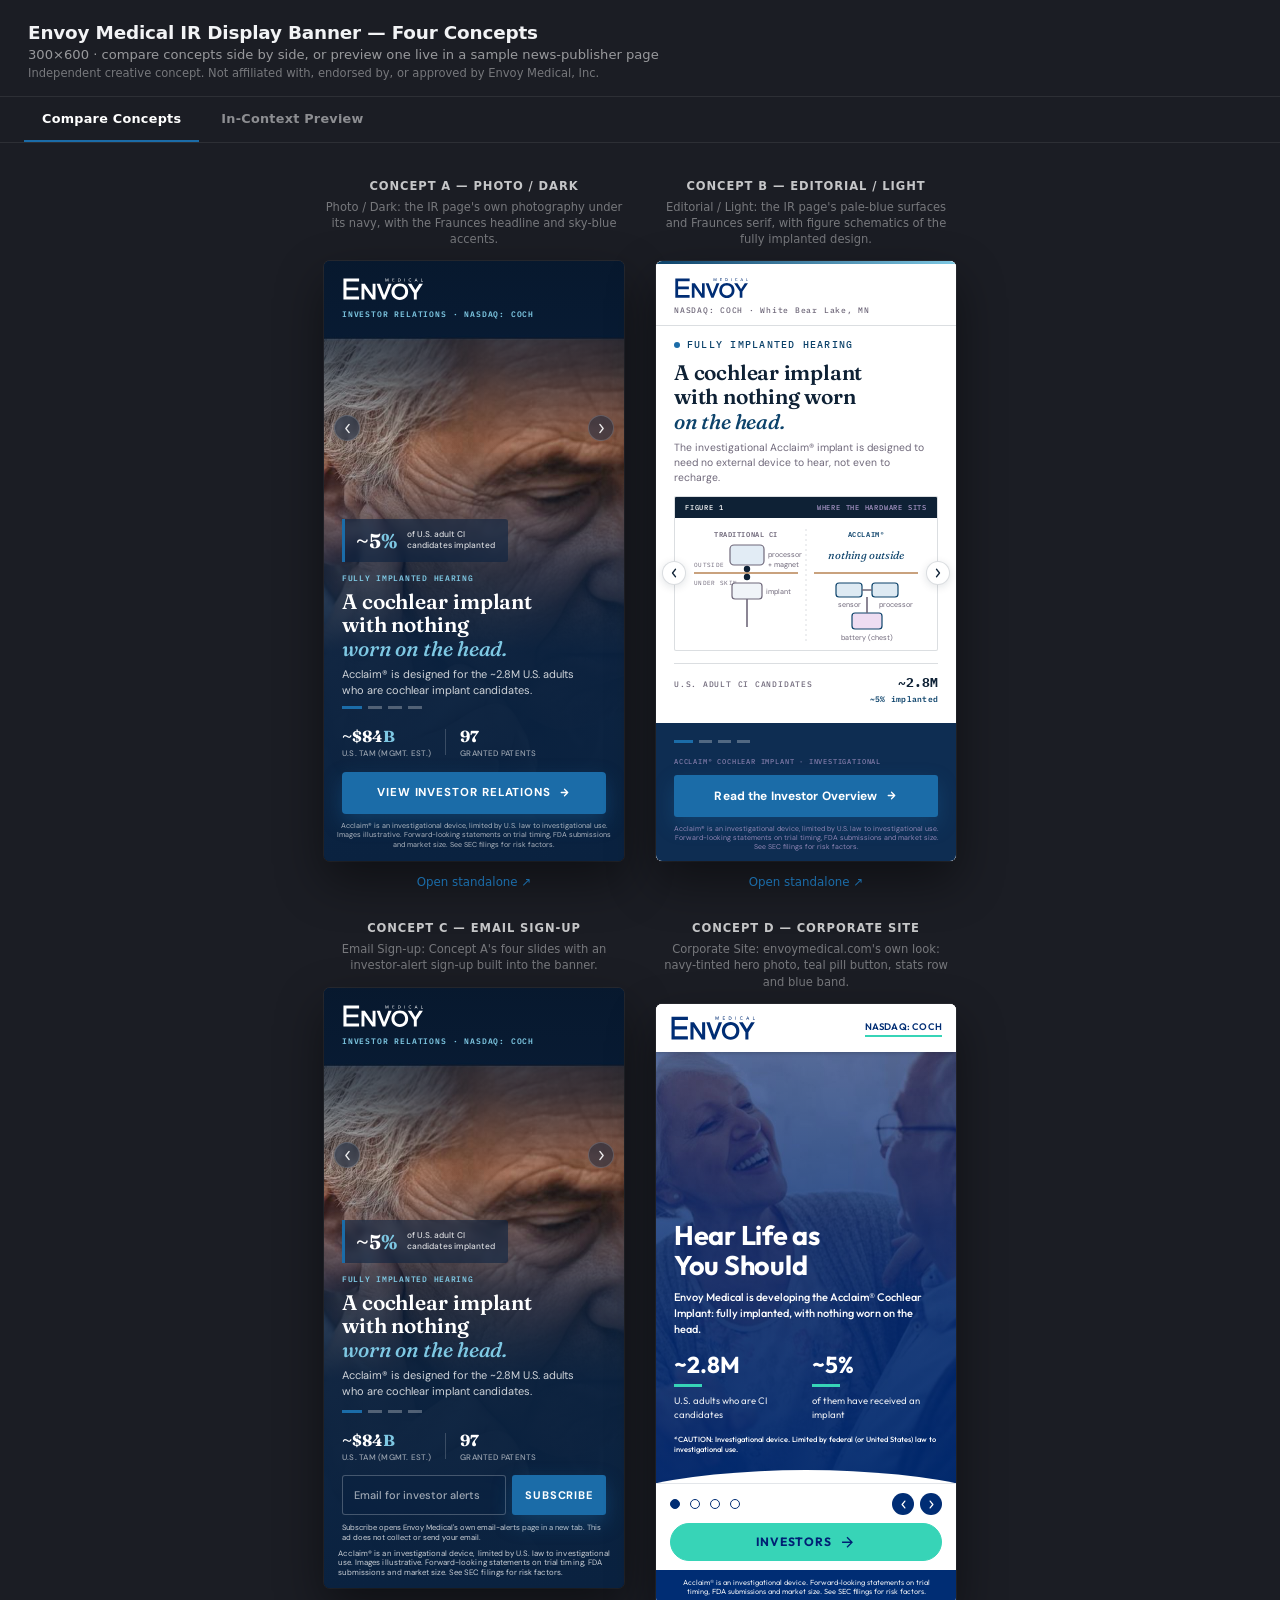
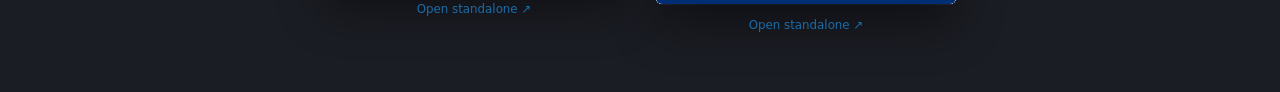
<file: index.html>
<!DOCTYPE html>
<html lang="en">
<head>
<meta name="robots" content="noindex,nofollow">
<meta charset="UTF-8">
<meta name="viewport" content="width=device-width,initial-scale=1">
<meta name="ir-banner-company" content="Envoy Medical, Inc.">
<link rel="icon" href="data:,">
<title>Envoy Medical IR Banner — Concept Comparison</title>
<style>
  :root { --ui-accent:#1B6CA8; }
  * { margin:0; padding:0; box-sizing:border-box; }
  html, body {
    height:100%;
    background:#1b1d24;
    font-family:-apple-system, BlinkMacSystemFont, 'Segoe UI', system-ui, sans-serif;
    color:#f2f3f5;
  }
  header {
    padding:22px 28px 16px;
    border-bottom:1px solid rgba(255,255,255,0.08);
  }
  header h1 { font-size:1.15rem; font-weight:700; letter-spacing:-0.01em; }
  header p { margin-top:4px; font-size:0.82rem; color:rgba(255,255,255,0.55); }
  header p.pitch-note { font-size:0.72rem; color:rgba(255,255,255,0.4); }

  /* ---- tabs ---- */
  .tabs {
    display:flex;
    gap:4px;
    padding:0 24px;
    border-bottom:1px solid rgba(255,255,255,0.08);
  }
  .tab-btn {
    background:none;
    border:0;
    font-family:inherit;
    color:rgba(255,255,255,0.5);
    font-size:0.8rem;
    font-weight:700;
    letter-spacing:0.02em;
    padding:14px 18px;
    cursor:pointer;
    border-bottom:2px solid transparent;
    transition:color 0.15s ease;
  }
  .tab-btn:hover { color:rgba(255,255,255,0.8); }
  .tab-btn.active { color:#fff; border-bottom-color:var(--ui-accent); }
  .tab-panel { display:none; }
  .tab-panel.active { display:block; }

  main {
    display:flex;
    flex-wrap:wrap;
    gap:32px;
    justify-content:center;
    padding:36px 24px 60px;
  }
  /* four 300px frames need about 1344px of width; below that, wrap 2 + 2 rather than 3 + 1 */
  @media (max-width:1343px) { main { max-width:700px; margin:0 auto; } }
  .col { display:flex; flex-direction:column; align-items:center; gap:14px; }
  .col h2 {
    font-size:0.72rem;
    font-weight:700;
    letter-spacing:0.08em;
    text-transform:uppercase;
    color:rgba(255,255,255,0.75);
  }
  .col .tag {
    max-width:300px;
    min-height:2.8em;
    font-size:0.72rem;
    line-height:1.4;
    text-align:center;
    color:rgba(255,255,255,0.4);
    margin-top:-8px;
  }
  .frame-wrap {
    width:300px;
    height:600px;
    border-radius:6px;
    overflow:hidden;
    box-shadow:0 20px 48px rgba(0,0,0,0.45), 0 0 0 1px rgba(255,255,255,0.06);
    background:#000;
  }
  iframe { width:300px; height:600px; border:0; display:block; }
  .col a {
    font-size:0.74rem;
    color:var(--ui-accent);
    text-decoration:none;
  }
  .col a:hover { text-decoration:underline; }

  /* ---- in-context preview panel ---- */
  .preview-intro {
    text-align:center;
    padding:28px 24px 0;
  }
  .preview-intro p {
    font-size:0.82rem;
    color:rgba(255,255,255,0.55);
    max-width:560px;
    margin:0 auto;
  }
  .concept-switch {
    display:flex;
    flex-wrap:wrap;
    gap:10px;
    justify-content:center;
    padding:18px 24px 0;
  }
  .concept-btn {
    background:rgba(255,255,255,0.06);
    border:1px solid rgba(255,255,255,0.14);
    color:rgba(255,255,255,0.65);
    font-family:inherit;
    font-size:0.76rem;
    font-weight:700;
    letter-spacing:0.02em;
    padding:9px 16px;
    border-radius:20px;
    cursor:pointer;
    transition:all 0.15s ease;
  }
  .concept-btn:hover { border-color:rgba(255,255,255,0.3); }
  .concept-btn.active { background:var(--ui-accent); border-color:var(--ui-accent); color:#0c1015; }

  .preview-wrap {
    max-width:1180px;
    margin:24px auto 12px;
    padding:0 24px;
  }
  .preview-frame-outer {
    border-radius:6px;
    overflow:hidden;
    box-shadow:0 20px 48px rgba(0,0,0,0.45), 0 0 0 1px rgba(255,255,255,0.06);
  }
  #preview-iframe {
    width:100%;
    height:950px;
    border:0;
    display:block;
    background:#fff;
  }
  .preview-footer {
    text-align:center;
    padding:14px 24px 60px;
  }
  .preview-footer a {
    font-size:0.74rem;
    color:var(--ui-accent);
    text-decoration:none;
  }
  .preview-footer a:hover { text-decoration:underline; }
</style>
</head>
<body>

<header>
  <h1>Envoy Medical IR Display Banner — Four Concepts</h1>
  <p>300×600 · compare concepts side by side, or preview one live in a sample news-publisher page</p>
  <p class="pitch-note">Independent creative concept. Not affiliated with, endorsed by, or approved by Envoy Medical, Inc.</p>
</header>

<div class="tabs">
  <button type="button" class="tab-btn active" data-tab="compare">Compare Concepts</button>
  <button type="button" class="tab-btn" data-tab="preview">In-Context Preview</button>
</div>

<section class="tab-panel active" id="tab-compare">
  <main>
    <div class="col">
      <h2>Concept A — Photo / Dark</h2>
      <span class="tag">Photo / Dark: the IR page&#x27;s own photography under its navy, with the Fraunces headline and sky-blue accents.</span>
      <div class="frame-wrap">
        <iframe src="concept-a-photo/index.html" title="Envoy Medical banner — photo concept"></iframe>
      </div>
      <a href="concept-a-photo/index.html" target="_blank" rel="noopener">Open standalone ↗</a>
    </div>

    <div class="col">
      <h2>Concept B — Editorial / Light</h2>
      <span class="tag">Editorial / Light: the IR page&#x27;s pale-blue surfaces and Fraunces serif, with figure schematics of the fully implanted design.</span>
      <div class="frame-wrap">
        <iframe src="concept-b-editorial/index.html" title="Envoy Medical banner — editorial concept"></iframe>
      </div>
      <a href="concept-b-editorial/index.html" target="_blank" rel="noopener">Open standalone ↗</a>
    </div>

    <div class="col">
      <h2>Concept C — Email Sign-up</h2>
      <span class="tag">Email Sign-up: Concept A&#x27;s four slides with an investor-alert sign-up built into the banner.</span>
      <div class="frame-wrap">
        <iframe src="concept-c-dashboard/index.html" title="Envoy Medical banner — email sign-up concept"></iframe>
      </div>
      <a href="concept-c-dashboard/index.html" target="_blank" rel="noopener">Open standalone ↗</a>
    </div>

    <div class="col">
      <h2>Concept D — Corporate Site</h2>
      <span class="tag">Corporate Site: envoymedical.com&#x27;s own look: navy-tinted hero photo, teal pill button, stats row and blue band.</span>
      <div class="frame-wrap">
        <iframe src="concept-d-corporate/index.html" title="Envoy Medical banner — corporate-site concept"></iframe>
      </div>
      <a href="concept-d-corporate/index.html" target="_blank" rel="noopener">Open standalone ↗</a>
    </div>
  </main>
</section>

<section class="tab-panel" id="tab-preview">
  <div class="preview-intro">
    <p>A sample news-publisher article page with the banner dropped into the right-rail ad slot — the way it would actually sit alongside real editorial content. Switch concepts below.</p>
  </div>

  <div class="concept-switch">
    <button type="button" class="concept-btn active" data-concept="a">Concept A — Photo</button>
    <button type="button" class="concept-btn" data-concept="b">Concept B — Editorial</button>
    <button type="button" class="concept-btn" data-concept="c">Concept C — Email Sign-up</button>
    <button type="button" class="concept-btn" data-concept="d">Concept D — Corporate Site</button>
  </div>

  <div class="preview-wrap">
    <div class="preview-frame-outer">
      <iframe id="preview-iframe" src="context-preview/news.html?concept=a" title="Envoy Medical banner — in-context publisher preview"></iframe>
    </div>
  </div>

  <div class="preview-footer">
    <a id="preview-open-link" href="context-preview/news.html?concept=a" target="_blank" rel="noopener">Open standalone ↗</a>
  </div>
</section>

<script>
  document.querySelectorAll('.tab-btn').forEach(function (btn) {
    btn.addEventListener('click', function () {
      document.querySelectorAll('.tab-btn').forEach(function (b) { b.classList.remove('active') })
      document.querySelectorAll('.tab-panel').forEach(function (p) { p.classList.remove('active') })
      btn.classList.add('active')
      document.getElementById('tab-' + btn.dataset.tab).classList.add('active')
    })
  })

  document.querySelectorAll('.concept-btn').forEach(function (btn) {
    btn.addEventListener('click', function () {
      document.querySelectorAll('.concept-btn').forEach(function (b) { b.classList.remove('active') })
      btn.classList.add('active')
      var url = 'context-preview/news.html?concept=' + btn.dataset.concept
      document.getElementById('preview-iframe').src = url
      document.getElementById('preview-open-link').href = url
    })
  })
</script>

</body>
</html>
</file>
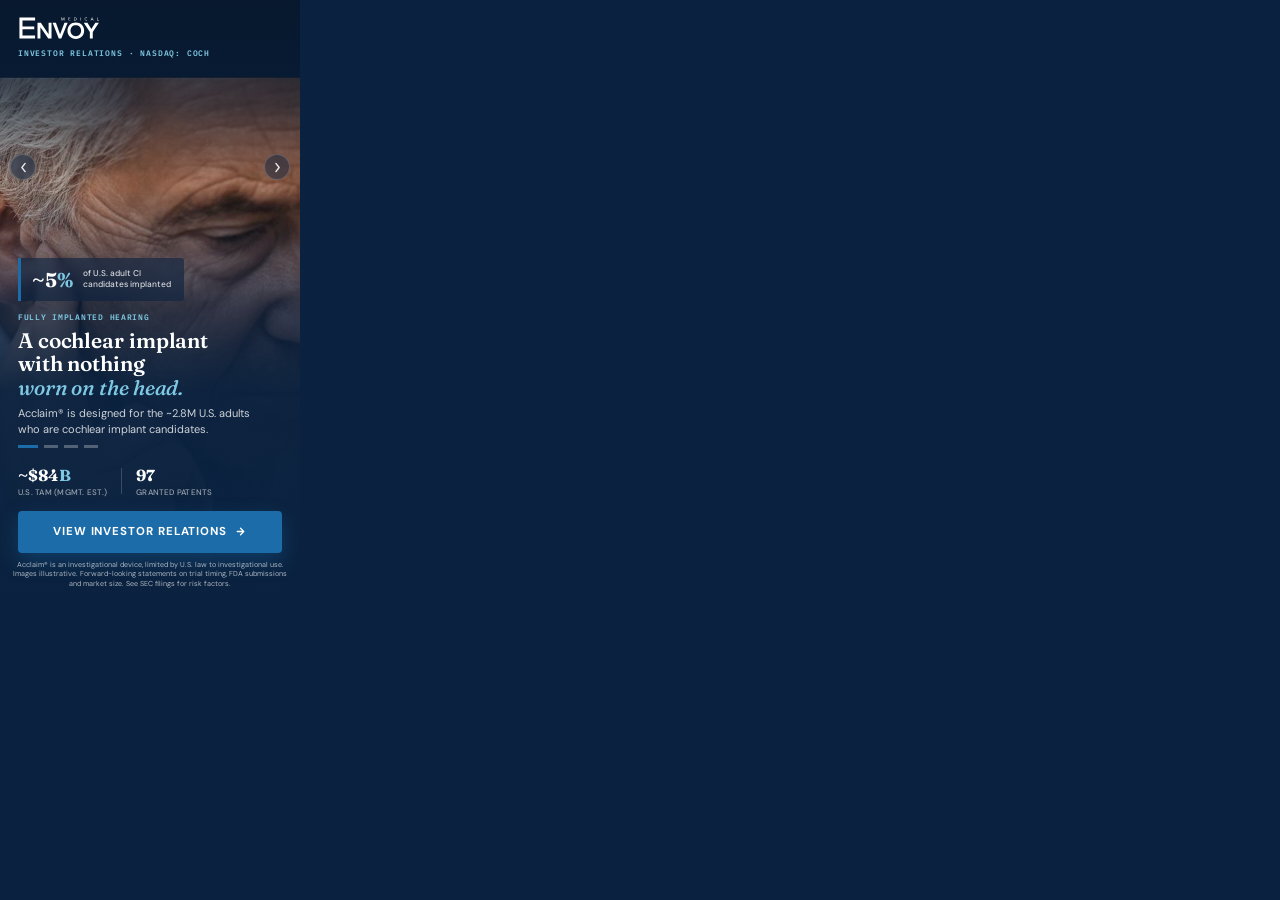
<file: concept-a-photo/index.html>
<!DOCTYPE html>
<html lang="en">
<head>
<meta name="robots" content="noindex,nofollow">
<meta charset="UTF-8">
<meta name="ad.size" content="width=300,height=600">
<meta http-equiv="X-UA-Compatible" content="IE=Edge">
<meta name="viewport" content="width=300,initial-scale=1">
<link rel="icon" href="data:,">
<title>Envoy Medical, Inc. — Investor Relations</title>
<link rel="preconnect" href="https://fonts.googleapis.com">
<link rel="preconnect" href="https://fonts.gstatic.com" crossorigin>
<link href="https://fonts.googleapis.com/css2?family=Fraunces:ital,opsz,wght@0,9..144,600;0,9..144,700;1,9..144,500;1,9..144,600&family=DM+Sans:opsz,wght@9..40,400;9..40,500;9..40,600;9..40,700&family=IBM+Plex+Mono:wght@500;600&display=swap" rel="stylesheet">
<link rel="stylesheet" href="style.css">
</head>
<body>

<!--
  Envoy Medical, Inc. — IR display banner, 300x600 — Concept A: Photo / Dark.
  Promotes: https://ir-landing-concepts.netlify.app/envoy/
  Full-bleed real photography per slide (Ken Burns zoom + scrims), a
  floating stat chip, persistent logo/ticker chrome, stat row + CTA +
  forward-looking-statements line. Concept C is generated from this file
  (scripts/build_concept_c.py), so re-run that after every edit here.
  Every slide's copy and stat must come from the live IR site.
-->

<div id="banner" aria-label="Envoy Medical, Inc. investor relations advertisement">

  <div id="slides">
    <!-- Slide 1: Overview (IR page: opportunity photo) -->
    <section class="slide" data-index="0">
      <img class="slide-bg" src="assets/slide-1.jpg" alt="Illustrative image: older man with his hand at his ear">
      <div class="slide-scrim-top"></div>
      <div class="slide-scrim-bottom"></div>
      <div class="slide-copy">
        <div class="mid-chip">
          <span class="chip-num">~5<em>%</em></span>
          <span class="chip-label">of U.S. adult CI<br>candidates implanted</span>
        </div>
        <div class="copy-bottom">
          <div class="kicker">Fully implanted hearing</div>
          <h1>A cochlear implant<br>with nothing<br><em>worn on the head.</em></h1>
          <p>Acclaim&reg; is designed for the ~2.8M U.S. adults who are cochlear implant candidates.</p>
        </div>
      </div>
    </section>

    <!-- Slide 2: Proof (pivotal trial) -->
    <section class="slide" data-index="1">
      <img class="slide-bg" src="assets/slide-2.jpg" alt="Illustrative image: smiling older man in conversation">
      <div class="slide-scrim-top"></div>
      <div class="slide-scrim-bottom"></div>
      <div class="slide-copy">
        <div class="mid-chip">
          <span class="chip-num">56<em>/56</em></span>
          <span class="chip-label">Pivotal trial patients<br>implanted &amp; activated</span>
        </div>
        <div class="copy-bottom">
          <div class="kicker">Acclaim&reg; pivotal trial &middot; 7 U.S. sites</div>
          <h1>Every patient past<br>the six-month<br><em>follow-up visit.</em></h1>
          <p>The first U.S. pivotal trial of a fully implanted CI to get there, to the company&rsquo;s knowledge.</p>
        </div>
      </div>
    </section>

    <!-- Slide 3: Platform (device design) -->
    <section class="slide" data-index="2">
      <img class="slide-bg" src="assets/slide-3.jpg" alt="Illustrative image: grandmother and granddaughter baking together">
      <div class="slide-scrim-top"></div>
      <div class="slide-scrim-bottom"></div>
      <div class="slide-copy">
        <div class="mid-chip">
          <span class="chip-num">~5<em> days</em></span>
          <span class="chip-label">Between charges<br>(battery in the chest)</span>
        </div>
        <div class="copy-bottom">
          <div class="kicker">The Acclaim&reg; design</div>
          <h1>Hears through<br>the natural ear.<br><em>No magnets.</em></h1>
          <p>Uses the sensor technology of Envoy&rsquo;s FDA-approved Esteem&reg; implant, not a microphone.</p>
        </div>
      </div>
    </section>

    <!-- Slide 4: Regulatory path -->
    <section class="slide" data-index="3">
      <img class="slide-bg" src="assets/slide-4.jpg" alt="Illustrative image: family walking together in a park">
      <div class="slide-scrim-top"></div>
      <div class="slide-scrim-bottom"></div>
      <div class="slide-copy">
        <div class="mid-chip">
          <span class="chip-num">2<em> of 4</em></span>
          <span class="chip-label">PMA modules<br>submitted to FDA</span>
        </div>
        <div class="copy-bottom">
          <div class="kicker">FDA Breakthrough Device &middot; 2019</div>
          <h1>Final clinical<br>module planned<br><em>by end of Q2&nbsp;2027.</em></h1>
          <p>Modules go to the FDA on a rolling basis as data collection continues.</p>
        </div>
      </div>
    </section>

  </div>

  <!-- Persistent chrome — sits above the rotating slides -->
  <header id="top-bar" class="reveal" data-delay="0">
    <div id="logo"><img class="lockup" src="assets/logo-white.svg" alt="Envoy Medical" width="80" height="24"></div>
    <div id="eyebrow">INVESTOR&nbsp;RELATIONS&nbsp;·&nbsp;NASDAQ:&nbsp;COCH</div>
  </header>

  <button type="button" class="nav-arrow" id="arrow-prev" aria-label="Previous slide">
    <svg viewBox="0 0 16 16"><path d="M10 3 6 8l4 5" stroke="currentColor" stroke-width="1.7" fill="none" stroke-linecap="round" stroke-linejoin="round"/></svg>
  </button>
  <button type="button" class="nav-arrow" id="arrow-next" aria-label="Next slide">
    <svg viewBox="0 0 16 16"><path d="M6 3l4 5-4 5" stroke="currentColor" stroke-width="1.7" fill="none" stroke-linecap="round" stroke-linejoin="round"/></svg>
  </button>

  <div id="bottom-fixed" class="reveal" data-delay="4">
    <div id="dots" role="tablist" aria-label="Slide selector">
      <button class="dot active" data-index="0" aria-label="Slide 1: Overview"></button>
      <button class="dot" data-index="1" aria-label="Slide 2: Pivotal trial"></button>
      <button class="dot" data-index="2" aria-label="Slide 3: Platform"></button>
      <button class="dot" data-index="3" aria-label="Slide 4: Regulatory path"></button>
    </div>

    <div id="stat-row">
      <div class="stat">
        <span class="stat-num">~$84<em>B</em></span>
        <span class="stat-label">U.S. TAM (mgmt. est.)</span>
      </div>
      <div class="stat-div"></div>
      <div class="stat">
        <span class="stat-num">97</span>
        <span class="stat-label">Granted patents</span>
      </div>
    </div>

    <a href="#" id="cta">
      <span>View Investor Relations</span>
      <svg viewBox="0 0 16 16" id="cta-arrow" aria-hidden="true"><path d="M4 8h8M8 4l4 4-4 4" stroke="currentColor" stroke-width="1.6" fill="none" stroke-linecap="round" stroke-linejoin="round"/></svg>
    </a>
    <p id="disclosure">Acclaim&reg; is an investigational device, limited by U.S. law to investigational use. Images illustrative. Forward-looking statements on trial timing, FDA submissions and market size. See SEC filings for risk factors.</p>
  </div>

  <!-- Standard HTML5-ad click-tag plumbing -->
  <div id="click-tag-wrapper"></div>
</div>

<script src="script.js"></script>
</body>
</html>
</file>
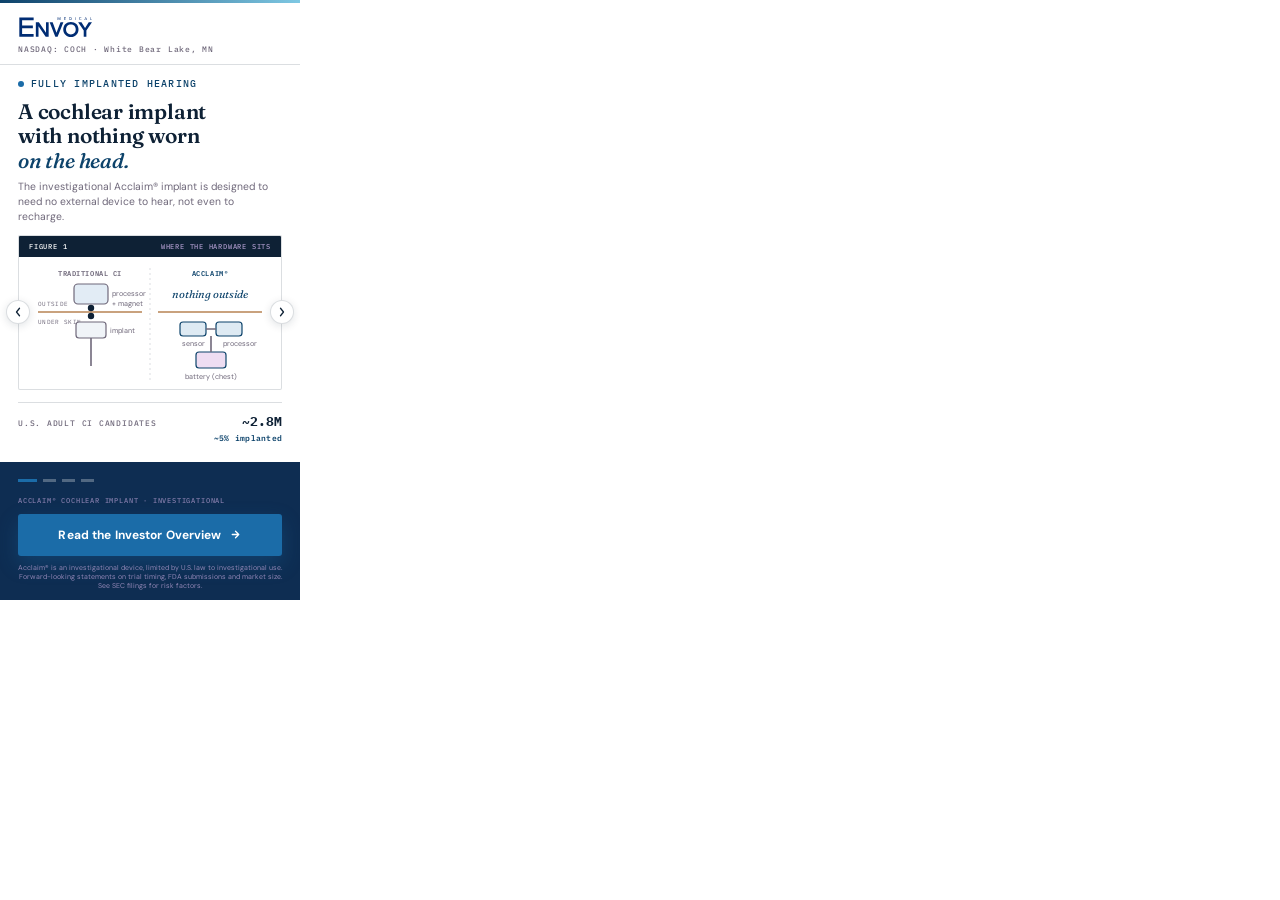
<file: concept-b-editorial/index.html>
<!DOCTYPE html>
<html lang="en">
<head>
<meta name="robots" content="noindex,nofollow">
<meta charset="UTF-8">
<meta name="ad.size" content="width=300,height=600">
<meta http-equiv="X-UA-Compatible" content="IE=Edge">
<meta name="viewport" content="width=300,initial-scale=1">
<link rel="icon" href="data:,">
<title>Envoy Medical, Inc. — Investor Overview</title>
<link rel="preconnect" href="https://fonts.googleapis.com">
<link rel="preconnect" href="https://fonts.gstatic.com" crossorigin>
<link href="https://fonts.googleapis.com/css2?family=Fraunces:ital,opsz,wght@0,9..144,600;0,9..144,700;1,9..144,500;1,9..144,600&family=DM+Sans:opsz,wght@9..40,400;9..40,500;9..40,600;9..40,700&family=IBM+Plex+Mono:wght@400;500;600;700&display=swap" rel="stylesheet">
<link rel="stylesheet" href="style.css">
</head>
<body>

<!--
  Envoy Medical, Inc. — IR display banner, 300x600 — Concept B: Editorial / Light.
  Promotes: https://ir-landing-concepts.netlify.app/envoy/
  Annual-report styling: serif headlines, mono figure captions, light
  paper body, one inline-SVG "Figure N" schematic per slide (same line
  weight/colour language across all four), dark closing CTA band.
-->

<div id="banner" aria-label="Envoy Medical, Inc. investor relations advertisement">

  <div id="top-rule"></div>

  <header id="top-bar" class="reveal" data-delay="0">
    <div id="logo"><img class="lockup" src="assets/logo-navy.svg" alt="Envoy Medical" width="74" height="22"></div>
    <div id="masthead">NASDAQ:&nbsp;COCH&nbsp;·&nbsp;White&nbsp;Bear&nbsp;Lake,&nbsp;MN</div>
  </header>

  <div id="slides">
    <!-- Slide 1: Overview: nothing outside the body -->
    <section class="slide" data-index="0">
      <div class="slide-copy">
        <p class="eyebrow">Fully implanted hearing</p>
        <h1>A cochlear implant<br>with nothing worn<br><em>on the head.</em></h1>
        <p class="lead">The investigational Acclaim&reg; implant is designed to need no external device to hear, not even to recharge.</p>

        <figure class="fig-card">
          <div class="fig-bar"><span>Figure 1</span><span>Where the hardware sits</span></div>
          <div class="fig-body">
            <svg viewBox="0 0 240 118">
              <text class="fig-cap" x="60" y="10" text-anchor="middle">TRADITIONAL CI</text>
              <text class="fig-cap strong" x="180" y="10" text-anchor="middle">ACCLAIM&reg;</text>
              <line class="fig-div" x1="120" y1="2" x2="120" y2="116"/>
              <path class="fig-skin" d="M8 46 H112 M128 46 H232"/>
              <text class="fig-side" x="8" y="40">OUTSIDE</text><text class="fig-side" x="8" y="58">UNDER SKIN</text>
              <rect class="fig-ext" x="44" y="18" width="34" height="20" rx="4"/>
              <circle class="fig-magnet" cx="61" cy="42" r="3.2"/><circle class="fig-magnet" cx="61" cy="50" r="3.2"/>
              <rect class="fig-int" x="46" y="56" width="30" height="16" rx="3"/>
              <path class="fig-rail" d="M61 72 V100"/>
              <text class="fig-lbl" x="82" y="30">processor</text><text class="fig-lbl" x="82" y="40">+ magnet</text>
              <text class="fig-lbl" x="80" y="67">implant</text>
              <text class="fig-none" x="180" y="32" text-anchor="middle">nothing outside</text>
              <rect class="fig-int a" x="150" y="56" width="26" height="14" rx="3"/>
              <rect class="fig-int a" x="186" y="56" width="26" height="14" rx="3"/>
              <rect class="fig-bat" x="166" y="86" width="30" height="16" rx="3"/>
              <path class="fig-rail" d="M176 63 H186 M181 70 V86"/>
              <text class="fig-lbl" x="163" y="80" text-anchor="middle">sensor</text>
              <text class="fig-lbl" x="210" y="80" text-anchor="middle">processor</text>
              <text class="fig-lbl" x="181" y="113" text-anchor="middle">battery (chest)</text>
            </svg>
          </div>
        </figure>

        <div class="kf">
          <dt>U.S. adult CI candidates</dt>
          <dd>~2.8M <em>~5% implanted</em></dd>
        </div>
      </div>
    </section>

    <!-- Slide 2: Pivotal trial progress -->
    <section class="slide" data-index="1">
      <div class="slide-copy">
        <p class="eyebrow">Fig. 02 &middot; Pivotal trial</p>
        <h1>All 56 patients<br>past the<br><em>six-month visit.</em></h1>
        <p class="lead">To the company&rsquo;s knowledge, the first U.S. pivotal trial of a fully implanted CI to reach this point.</p>

        <figure class="fig-card">
          <div class="fig-bar"><span>Figure 2</span><span>Follow-up after activation</span></div>
          <div class="fig-body">
            <svg viewBox="0 0 240 118">
              <line class="fig-track" x1="20" y1="52" x2="220" y2="52"/>
              <line class="fig-track done" x1="20" y1="52" x2="153" y2="52"/>
              <circle class="fig-pt done" cx="20" cy="52" r="6"/>
              <circle class="fig-pt done" cx="64" cy="52" r="6"/>
              <circle class="fig-pt done" cx="109" cy="52" r="6"/>
              <circle class="fig-pt now" cx="153" cy="52" r="7.5"/>
              <circle class="fig-pt next" cx="220" cy="52" r="6"/>
              <text class="fig-tick" x="20" y="34" text-anchor="middle">ENROLLED</text>
              <text class="fig-tick" x="64" y="34" text-anchor="middle">1 MO</text>
              <text class="fig-tick" x="109" y="34" text-anchor="middle">3 MO</text>
              <text class="fig-tick strong" x="153" y="34" text-anchor="middle">6 MO</text>
              <text class="fig-tick" x="214" y="34" text-anchor="middle">12 MO</text>
              <text class="fig-lbl" x="20" y="76" text-anchor="middle">Mar 2026</text>
              <text class="fig-lbl strong" x="153" y="76" text-anchor="middle">Oct 2026</text>
              <text class="fig-lbl" x="212" y="76" text-anchor="middle">Early Q2 2027</text>
              <text class="fig-lbl" x="212" y="86" text-anchor="middle">(expected)</text>
              <text class="fig-note" x="120" y="110" text-anchor="middle">56 PATIENTS &middot; 7 U.S. SITES &middot; NCT06699797</text>
            </svg>
          </div>
        </figure>

        <div class="kf">
          <dt>Enrollment complete</dt>
          <dd>56 <em>Implanted &amp; activated</em></dd>
        </div>
      </div>
    </section>

    <!-- Slide 3: Platform: sound path -->
    <section class="slide" data-index="2">
      <div class="slide-copy">
        <p class="eyebrow">Fig. 03 &middot; The design</p>
        <h1>Hears through<br>the natural ear.<br><em>No microphone.</em></h1>
        <p class="lead">A middle-ear sensor, from the FDA-approved Esteem&reg; implant, picks up sound. No magnets in the head.</p>

        <figure class="fig-card">
          <div class="fig-bar"><span>Figure 3</span><span>Sound path, all under the skin</span></div>
          <div class="fig-body">
            <svg viewBox="0 0 250 118">
              <g class="fig-step"><rect x="2" y="30" width="52" height="30" rx="4"/><text x="28" y="48" text-anchor="middle">EAR</text></g>
              <path class="fig-arrow" d="M55 45 H66 M61 40 L66 45 L61 50"/>
              <g class="fig-step accent"><rect x="68" y="30" width="52" height="30" rx="4"/><text x="94" y="48" text-anchor="middle">SENSOR</text></g>
              <path class="fig-arrow" d="M121 45 H132 M127 40 L132 45 L127 50"/>
              <g class="fig-step accent"><rect x="134" y="30" width="56" height="30" rx="4"/><text x="162" y="48" text-anchor="middle">PROCESSOR</text></g>
              <path class="fig-arrow" d="M191 45 H202 M197 40 L202 45 L197 50"/>
              <g class="fig-step gold"><rect x="204" y="30" width="44" height="30" rx="4"/><text x="226" y="48" text-anchor="middle">COCHLEA</text></g>
              <path class="fig-rail" d="M162 61 V82"/>
              <g class="fig-step"><rect x="122" y="82" width="80" height="24" rx="4"/><text x="162" y="97" text-anchor="middle">BATTERY &middot; CHEST</text></g>
              <text class="fig-lbl" x="28" y="74" text-anchor="middle">natural</text><text class="fig-lbl" x="28" y="84" text-anchor="middle">pathway</text>
              <text class="fig-lbl" x="94" y="74" text-anchor="middle">from</text><text class="fig-lbl" x="94" y="84" text-anchor="middle">Esteem&reg;</text>
            </svg>
          </div>
        </figure>

        <div class="kf">
          <dt>Battery</dt>
          <dd>~5 days <em>Between charges</em></dd>
        </div>
      </div>
    </section>

    <!-- Slide 4: Regulatory: modular PMA -->
    <section class="slide" data-index="3">
      <div class="slide-copy">
        <p class="eyebrow">Fig. 04 &middot; Path to FDA</p>
        <h1>Two of four<br>PMA modules<br><em>submitted.</em></h1>
        <p class="lead">FDA Breakthrough Device Designation (2019). The final clinical module is planned by the end of Q2 2027.</p>

        <figure class="fig-card">
          <div class="fig-bar"><span>Figure 4</span><span>Modular PMA application</span></div>
          <div class="fig-body">
            <svg viewBox="0 0 240 118">
              <rect class="fig-mod done" x="6" y="22" width="52" height="44" rx="4"/>
              <rect class="fig-mod done" x="65" y="22" width="52" height="44" rx="4"/>
              <rect class="fig-mod open" x="124" y="22" width="52" height="44" rx="4"/>
              <rect class="fig-mod open final" x="183" y="22" width="52" height="44" rx="4"/>
              <text class="fig-modn on" x="32" y="49" text-anchor="middle">1</text>
              <text class="fig-modn on" x="91" y="49" text-anchor="middle">2</text>
              <text class="fig-modn" x="150" y="49" text-anchor="middle">3</text>
              <text class="fig-modn" x="209" y="49" text-anchor="middle">4</text>
              <text class="fig-lbl strong" x="32" y="82" text-anchor="middle">Jun 30, 2026</text>
              <text class="fig-lbl strong" x="91" y="82" text-anchor="middle">Oct 12, 2026</text>
              <text class="fig-lbl" x="150" y="82" text-anchor="middle">planned</text>
              <text class="fig-lbl" x="209" y="82" text-anchor="middle">clinical data</text>
              <text class="fig-lbl" x="209" y="92" text-anchor="middle">by end Q2 2027</text>
              <text class="fig-tick" x="61" y="12" text-anchor="middle">SUBMITTED</text>
              <text class="fig-tick" x="179" y="12" text-anchor="middle">TO COME</text>
            </svg>
          </div>
        </figure>

        <div class="kf">
          <dt>Granted patents</dt>
          <dd>97 <em>40 U.S. &middot; 57 foreign</em></dd>
        </div>
      </div>
    </section>

  </div>

  <button type="button" class="nav-arrow" id="arrow-prev" aria-label="Previous slide">
    <svg viewBox="0 0 16 16"><path d="M10 3 6 8l4 5" stroke="currentColor" stroke-width="1.7" fill="none" stroke-linecap="round" stroke-linejoin="round"/></svg>
  </button>
  <button type="button" class="nav-arrow" id="arrow-next" aria-label="Next slide">
    <svg viewBox="0 0 16 16"><path d="M6 3l4 5-4 5" stroke="currentColor" stroke-width="1.7" fill="none" stroke-linecap="round" stroke-linejoin="round"/></svg>
  </button>

  <div id="dots" class="reveal" role="tablist" aria-label="Slide selector">
    <button class="dot active" data-index="0" aria-label="Slide 1: Overview"></button>
    <button class="dot" data-index="1" aria-label="Slide 2: Pivotal trial"></button>
    <button class="dot" data-index="2" aria-label="Slide 3: Design"></button>
    <button class="dot" data-index="3" aria-label="Slide 4: Path to FDA"></button>
  </div>

  <div id="bottom-fixed" class="reveal" data-delay="1">
    <div id="bf-line">ACCLAIM&reg; COCHLEAR IMPLANT &middot; INVESTIGATIONAL</div>
    <a href="#" id="cta">
      <span>Read the Investor Overview</span>
      <svg viewBox="0 0 16 16" id="cta-arrow" aria-hidden="true"><path d="M4 8h8M8 4l4 4-4 4" stroke="currentColor" stroke-width="1.6" fill="none" stroke-linecap="round" stroke-linejoin="round"/></svg>
    </a>
    <div id="fls">Acclaim&reg; is an investigational device, limited by U.S. law to investigational use. Forward-looking statements on trial timing, FDA submissions and market size. See SEC filings for risk factors.</div>
  </div>

  <!-- Standard HTML5-ad click-tag plumbing -->
  <div id="click-tag-wrapper"></div>
</div>

<script src="script.js"></script>
</body>
</html>
</file>
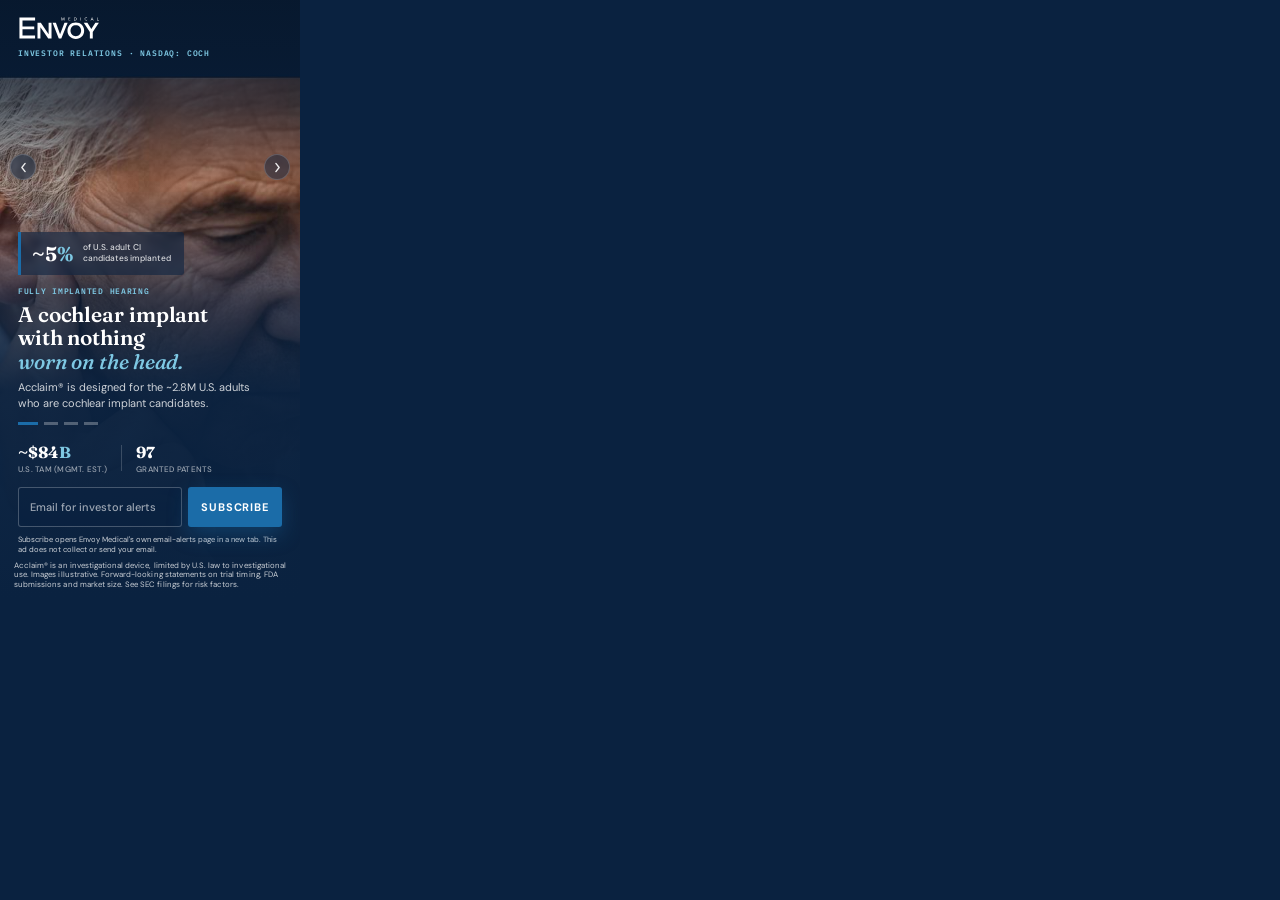
<file: concept-c-dashboard/index.html>
<!DOCTYPE html>
<html lang="en">
<head>
<meta name="robots" content="noindex,nofollow">
<meta charset="UTF-8">
<meta name="ad.size" content="width=300,height=600">
<meta http-equiv="X-UA-Compatible" content="IE=Edge">
<meta name="viewport" content="width=300,initial-scale=1">
<link rel="icon" href="data:,">
<title>Envoy Medical, Inc. — Investor Alerts</title>
<link rel="preconnect" href="https://fonts.googleapis.com">
<link rel="preconnect" href="https://fonts.gstatic.com" crossorigin>
<link href="https://fonts.googleapis.com/css2?family=Fraunces:ital,opsz,wght@0,9..144,600;0,9..144,700;1,9..144,500;1,9..144,600&family=DM+Sans:opsz,wght@9..40,400;9..40,500;9..40,600;9..40,700&family=IBM+Plex+Mono:wght@500;600&display=swap" rel="stylesheet">
<link rel="stylesheet" href="style.css">
</head>
<body>
<!-- GENERATED by build_concept_c.py from ../concept-a-photo/ (a-fingerprint: c1acb0939fff).
     Don't edit this file: edit Concept A and re-run the script. -->


<!--
  Envoy Medical, Inc. — IR display banner, 300x600 — Concept C (Concept A + email sign-up): Photo / Dark.
  Promotes: https://ir-landing-concepts.netlify.app/envoy/
  Full-bleed real photography per slide (Ken Burns zoom + scrims), a
  floating stat chip, persistent logo/ticker chrome, stat row + CTA +
  forward-looking-statements line. Concept C is generated from this file
  (scripts/build_concept_c.py), so re-run that after every edit here.
  Every slide's copy and stat must come from the live IR site.
-->

<div id="banner" aria-label="Envoy Medical, Inc. investor relations advertisement with investor email alerts sign-up">

  <div id="slides">
    <!-- Slide 1: Overview (IR page: opportunity photo) -->
    <section class="slide" data-index="0">
      <img class="slide-bg" src="assets/slide-1.jpg" alt="Illustrative image: older man with his hand at his ear">
      <div class="slide-scrim-top"></div>
      <div class="slide-scrim-bottom"></div>
      <div class="slide-copy">
        <div class="mid-chip">
          <span class="chip-num">~5<em>%</em></span>
          <span class="chip-label">of U.S. adult CI<br>candidates implanted</span>
        </div>
        <div class="copy-bottom">
          <div class="kicker">Fully implanted hearing</div>
          <h1>A cochlear implant<br>with nothing<br><em>worn on the head.</em></h1>
          <p>Acclaim&reg; is designed for the ~2.8M U.S. adults who are cochlear implant candidates.</p>
        </div>
      </div>
    </section>

    <!-- Slide 2: Proof (pivotal trial) -->
    <section class="slide" data-index="1">
      <img class="slide-bg" src="assets/slide-2.jpg" alt="Illustrative image: smiling older man in conversation">
      <div class="slide-scrim-top"></div>
      <div class="slide-scrim-bottom"></div>
      <div class="slide-copy">
        <div class="mid-chip">
          <span class="chip-num">56<em>/56</em></span>
          <span class="chip-label">Pivotal trial patients<br>implanted &amp; activated</span>
        </div>
        <div class="copy-bottom">
          <div class="kicker">Acclaim&reg; pivotal trial &middot; 7 U.S. sites</div>
          <h1>Every patient past<br>the six-month<br><em>follow-up visit.</em></h1>
          <p>The first U.S. pivotal trial of a fully implanted CI to get there, to the company&rsquo;s knowledge.</p>
        </div>
      </div>
    </section>

    <!-- Slide 3: Platform (device design) -->
    <section class="slide" data-index="2">
      <img class="slide-bg" src="assets/slide-3.jpg" alt="Illustrative image: grandmother and granddaughter baking together">
      <div class="slide-scrim-top"></div>
      <div class="slide-scrim-bottom"></div>
      <div class="slide-copy">
        <div class="mid-chip">
          <span class="chip-num">~5<em> days</em></span>
          <span class="chip-label">Between charges<br>(battery in the chest)</span>
        </div>
        <div class="copy-bottom">
          <div class="kicker">The Acclaim&reg; design</div>
          <h1>Hears through<br>the natural ear.<br><em>No magnets.</em></h1>
          <p>Uses the sensor technology of Envoy&rsquo;s FDA-approved Esteem&reg; implant, not a microphone.</p>
        </div>
      </div>
    </section>

    <!-- Slide 4: Regulatory path -->
    <section class="slide" data-index="3">
      <img class="slide-bg" src="assets/slide-4.jpg" alt="Illustrative image: family walking together in a park">
      <div class="slide-scrim-top"></div>
      <div class="slide-scrim-bottom"></div>
      <div class="slide-copy">
        <div class="mid-chip">
          <span class="chip-num">2<em> of 4</em></span>
          <span class="chip-label">PMA modules<br>submitted to FDA</span>
        </div>
        <div class="copy-bottom">
          <div class="kicker">FDA Breakthrough Device &middot; 2019</div>
          <h1>Final clinical<br>module planned<br><em>by end of Q2&nbsp;2027.</em></h1>
          <p>Modules go to the FDA on a rolling basis as data collection continues.</p>
        </div>
      </div>
    </section>

  </div>

  <!-- Persistent chrome — sits above the rotating slides -->
  <header id="top-bar" class="reveal" data-delay="0">
    <div id="logo"><img class="lockup" src="assets/logo-white.svg" alt="Envoy Medical" width="80" height="24"></div>
    <div id="eyebrow">INVESTOR&nbsp;RELATIONS&nbsp;·&nbsp;NASDAQ:&nbsp;COCH</div>
  </header>

  <button type="button" class="nav-arrow" id="arrow-prev" aria-label="Previous slide">
    <svg viewBox="0 0 16 16"><path d="M10 3 6 8l4 5" stroke="currentColor" stroke-width="1.7" fill="none" stroke-linecap="round" stroke-linejoin="round"/></svg>
  </button>
  <button type="button" class="nav-arrow" id="arrow-next" aria-label="Next slide">
    <svg viewBox="0 0 16 16"><path d="M6 3l4 5-4 5" stroke="currentColor" stroke-width="1.7" fill="none" stroke-linecap="round" stroke-linejoin="round"/></svg>
  </button>

  <div id="bottom-fixed" class="reveal" data-delay="4">
    <div id="dots" role="tablist" aria-label="Slide selector">
      <button class="dot active" data-index="0" aria-label="Slide 1: Overview"></button>
      <button class="dot" data-index="1" aria-label="Slide 2: Pivotal trial"></button>
      <button class="dot" data-index="2" aria-label="Slide 3: Platform"></button>
      <button class="dot" data-index="3" aria-label="Slide 4: Regulatory path"></button>
    </div>

    <div id="stat-row">
      <div class="stat">
        <span class="stat-num">~$84<em>B</em></span>
        <span class="stat-label">U.S. TAM (mgmt. est.)</span>
      </div>
      <div class="stat-div"></div>
      <div class="stat">
        <span class="stat-num">97</span>
        <span class="stat-label">Granted patents</span>
      </div>
    </div>

    <!-- In-banner mailing-list sign-up, in the slot A uses for its CTA.
         Submits to SIGNUP_ENDPOINT in script.js; the error message swaps
         in for the consent line and the success state swaps in over the
         input row, so nothing shifts. -->
    <form id="signup" novalidate>
      <label class="sr-only" for="signup-email">Email address for Envoy Medical investor alerts</label>
      <div id="signup-row">
        <input type="email" id="signup-email" name="email" placeholder="Email for investor alerts" autocomplete="email" inputmode="email" spellcheck="false" required>
        <button type="submit" id="signup-btn">Subscribe</button>
        <div id="signup-done" aria-hidden="true">
          <svg viewBox="0 0 16 16" aria-hidden="true"><path d="M5 11 11 5M6.2 5H11v4.8" stroke="currentColor" stroke-width="1.8" fill="none" stroke-linecap="round" stroke-linejoin="round"/></svg>
          <span id="signup-done-text">Opened in a new tab: enter your email there.</span>
        </div>
      </div>
      <p id="signup-consent">Subscribe opens Envoy Medical's own email-alerts page in a new tab. This ad does not collect or send your email.</p>
      <p id="signup-msg" role="status" aria-live="polite"></p>
      <p id="fls-line">Acclaim&reg; is an investigational device, limited by U.S. law to investigational use. Images illustrative. Forward-looking statements on trial timing, FDA submissions and market size. See SEC filings for risk factors.</p>
    </form>
  </div>

  <!-- Standard HTML5-ad click-tag plumbing -->
  <div id="click-tag-wrapper"></div>
</div>

<script src="script.js"></script>
</body>
</html>
</file>
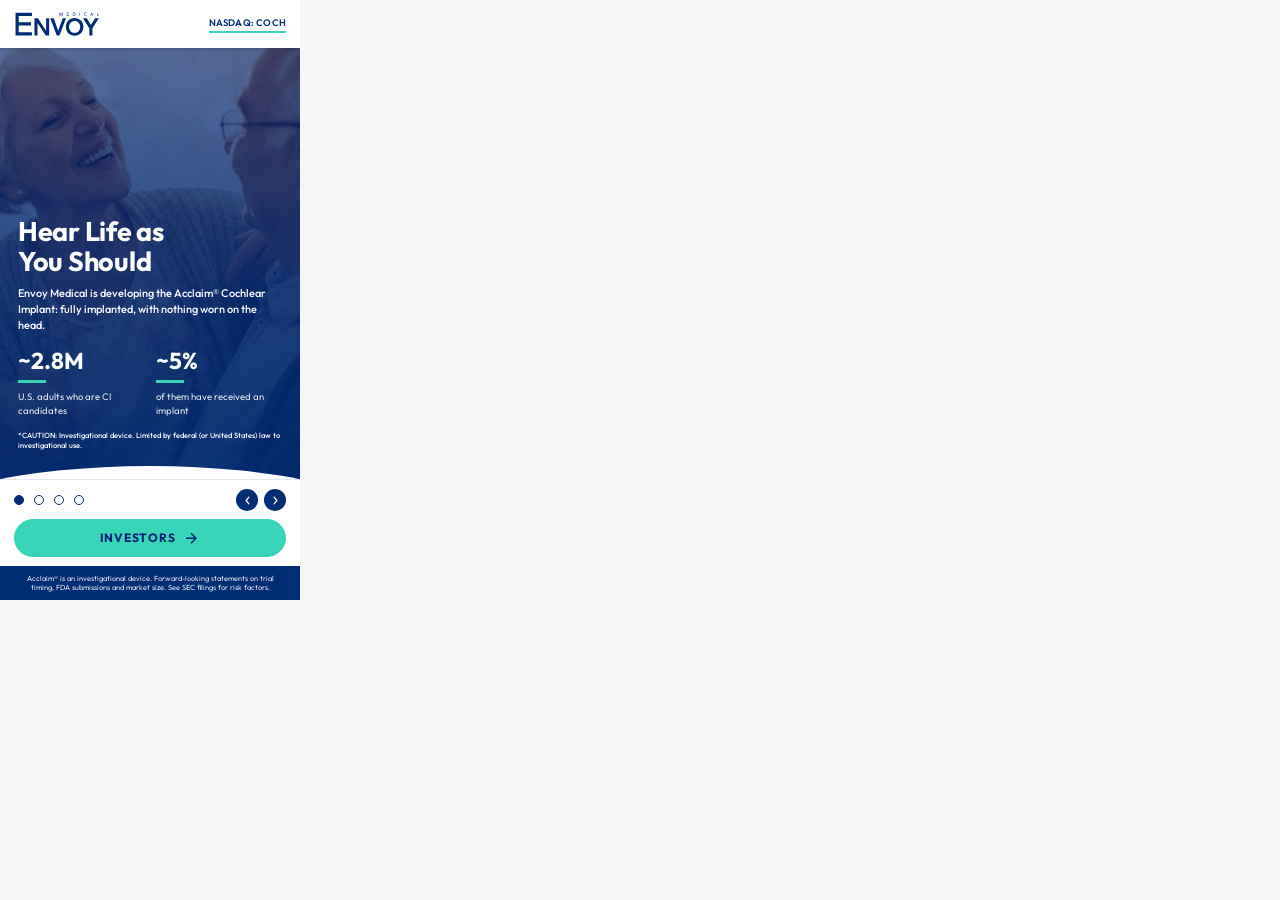
<file: concept-d-corporate/index.html>
<!DOCTYPE html>
<html lang="en">
<head>
<meta name="robots" content="noindex,nofollow">
<meta charset="UTF-8">
<meta name="ad.size" content="width=300,height=600">
<meta http-equiv="X-UA-Compatible" content="IE=Edge">
<meta name="viewport" content="width=300,initial-scale=1">
<link rel="icon" href="data:,">
<title>Envoy Medical, Inc. — Investor Relations</title>
<link rel="preconnect" href="https://fonts.googleapis.com">
<link rel="preconnect" href="https://fonts.gstatic.com" crossorigin>
<link href="https://fonts.googleapis.com/css2?family=Outfit:wght@400;500;600;700;800&amp;display=swap" rel="stylesheet">
<link rel="stylesheet" href="style.css">
</head>
<body>

<!--
  Envoy Medical, Inc. — IR display banner, 300x600 — Concept D: Corporate site / brand-native.
  Promotes: https://ir-landing-concepts.netlify.app/envoy/
  Styled from the company's own CORPORATE website (https://www.envoymedical.com/), not the IR
  landing page that Concepts A-C are built from: its white header + logo
  lockup, heading/body fonts, palette, accent underline bars, button style
  and footer strip. "Homepage in miniature": each slide is one module of the
  corporate homepage, alternating photo and light grounds. Envoy build:
    1 homepage hero -> 2 homepage stats row -> 3 image + text split -> 4 blue band.
  Module classes (m-hero / m-stats / m-split / m-band) and the shared parts
  (d-stat, d-list, d-arrows) live in style.css; every colour is a :root token
  filled from brand.json "corp". Re-module a slide if the site has no such
  module. Photos are the site's own photography, cropped into assets/;
  assets/logo.svg is the site's own logo file. Every claim comes from the
  project fact sheet (.tmp/facts.md).
-->

<div id="banner" aria-label="Envoy Medical, Inc. investor relations advertisement">

  <div id="slides">

    <!-- Slide 1: Overview -->
    <section class="slide m-hero" data-index="0">
      <!-- Module: envoymedical.com homepage hero: the site's navy-tinted photo, white bold title,
           caution line as on the site. Facts: facts.md matrix 1 (deck: ~2.8M candidates, ~5%). -->
      <img class="d-photo" src="assets/slide-1.jpg" alt="Illustrative image: older couple dancing in their kitchen">
      <div class="hero-panel">
        <h2>Hear Life as You&nbsp;Should</h2>
        <p class="hero-desc">Envoy Medical is developing the Acclaim&reg; Cochlear Implant: fully implanted, with nothing worn on the head.</p>
        <div class="d-stats">
          <div class="d-stat">
            <p class="d-value">~2.8M</p>
            <p class="d-label">U.S. adults who are CI candidates</p>
          </div>
          <div class="d-stat">
            <p class="d-value">~5%</p>
            <p class="d-label">of them have received an implant</p>
          </div>
        </div>
        <p class="hero-caution">*CAUTION: Investigational device. Limited by federal (or United States) law to investigational use.</p>
      </div>
    </section>

    <!-- Slide 2: Proof -->
    <section class="slide m-stats" data-index="1">
      <!-- Module: envoymedical.com homepage stats row (15% / <1 in 3 / 5%): centred navy values,
           small grey text, teal hairline. Facts: PR 103 (Oct 20, 2026), deck slide 17. -->
      <div class="stats-head">
        <h2>Acclaim&reg; Pivotal Trial</h2>
        <p>Enrollment completed in March 2026 at seven U.S. cochlear implant centers.</p>
      </div>
      <div class="d-stats">
        <div class="d-stat">
          <p class="d-value">56</p>
          <p class="d-label">Patients implanted and activated</p>
        </div>
        <div class="d-stat">
          <p class="d-value">6 months</p>
          <p class="d-label">Follow-up visit passed by all participants (Oct 2026), a first for a U.S. pivotal trial of a fully implanted CI, to the company&rsquo;s knowledge</p>
        </div>
        <div class="d-stat">
          <p class="d-value">Q2 2027</p>
          <p class="d-label">All 12-month visits expected complete (early Q2)</p>
        </div>
      </div>
    </section>

    <!-- Slide 3: Platform -->
    <section class="slide m-split" data-index="2">
      <!-- Module: envoymedical.com image + text split ("Are you interested in exploring implanted options"):
           photo over a white card, navy bold heading. Photo: the Esteem page hero. Facts: PR 103 design list, deck slide 11-12. -->
      <figure class="split-fig">
        <img class="split-photo" src="assets/slide-3.jpg" alt="Illustrative image: man paddleboarding on a lake">
        <figcaption>Illustrative image</figcaption>
      </figure>
      <div class="split-card">
        <h2>Designed for 24/7 Hearing</h2>
        <ul class="d-list">
          <li>No external device worn on the head, not even to recharge.</li>
        </ul>
        <hr class="d-rule">
        <ul class="d-list">
          <li>Built on the sensor technology of Envoy&rsquo;s FDA-approved Esteem&reg; implant.
            <ul class="d-arrows">
              <li>Hears through the natural ear, no microphone</li>
              <li>No magnets in the head</li>
              <li>Battery in the chest, ~5 days per charge</li>
            </ul>
          </li>
        </ul>
      </div>
    </section>

    <!-- Slide 4: Regulatory path -->
    <section class="slide m-band" data-index="3">
      <!-- Module: envoymedical.com blue testimonial band (#238DC4) under the navy overlay, centred white copy.
           Photo: the About page image. Facts: PR 102 (Oct 12), PR 103, PR 101 (97 patents), deck slide 20 (35 sites). -->
      <img class="d-photo" src="assets/slide-4.jpg" alt="Illustrative image: couple enjoying a drive in a convertible">
      <div class="band-content">
        <p class="band-eyebrow">Path to FDA</p>
        <h2>2 of 4 PMA Modules Submitted</h2>
        <p class="band-desc">FDA Breakthrough Device Designation (2019). The final module, with clinical data, is planned by the end of Q2 2027.</p>
        <div class="d-stats">
          <div class="d-stat">
            <p class="d-value">97</p>
            <p class="d-label">Granted patents worldwide</p>
          </div>
          <div class="d-stat">
            <p class="d-value">7</p>
            <p class="d-label">U.S. trial sites</p>
          </div>
          <div class="d-stat">
            <p class="d-value">35</p>
            <p class="d-label">Target launch sites</p>
          </div>
        </div>
      </div>
    </section>

  </div>

  <!-- Persistent chrome — the corporate site's header, never rotates -->
  <header id="top-bar" class="reveal" data-delay="0">
    <img id="logo" src="assets/logo.svg" alt="Envoy Medical, Inc." width="86" height="26">
    <span id="ticker">NASDAQ:&nbsp;COCH</span>
  </header>

  <!-- Slider controls: round navy buttons, like the homepage slider's pause control -->
  <button type="button" class="nav-arrow" id="arrow-prev" aria-label="Previous slide">
    <svg viewBox="0 0 16 16" aria-hidden="true"><path d="M10 3 6 8l4 5" stroke="currentColor" stroke-width="1.8" fill="none" stroke-linecap="round" stroke-linejoin="round"/></svg>
  </button>
  <button type="button" class="nav-arrow" id="arrow-next" aria-label="Next slide">
    <svg viewBox="0 0 16 16" aria-hidden="true"><path d="M6 3l4 5-4 5" stroke="currentColor" stroke-width="1.8" fill="none" stroke-linecap="round" stroke-linejoin="round"/></svg>
  </button>

  <div id="bottom-fixed" class="reveal" data-delay="4">
    <div id="dots" role="tablist" aria-label="Slide selector">
      <button class="dot active" data-index="0" aria-label="Slide 1: Overview"></button>
      <button class="dot" data-index="1" aria-label="Slide 2: Pivotal trial"></button>
      <button class="dot" data-index="2" aria-label="Slide 3: Design"></button>
      <button class="dot" data-index="3" aria-label="Slide 4: Path to FDA"></button>
    </div>

    <!-- The corporate site's .btn: radius/gradient border from brand.json corp, arrow after the label -->
    <a href="#" id="cta">
      <span>Investors</span>
      <svg id="cta-arrow" viewBox="0 0 24 25" aria-hidden="true"><path d="M12 4.18066L10.585 5.59566L16.17 11.1807H4V13.1807H16.17L10.585 18.7657L12 20.1807L20 12.1807L12 4.18066Z"/></svg>
    </a>

    <!-- The corporate site's footer strip, carrying the required forward-looking-statements line -->
    <p id="fls"><span>Acclaim&reg; is an investigational device. Forward-looking statements on trial timing, FDA submissions and market size. See SEC filings for risk factors.</span></p>
  </div>

  <!-- Standard HTML5-ad click-tag plumbing -->
  <div id="click-tag-wrapper"></div>
</div>

<script src="script.js"></script>
</body>
</html>
</file>
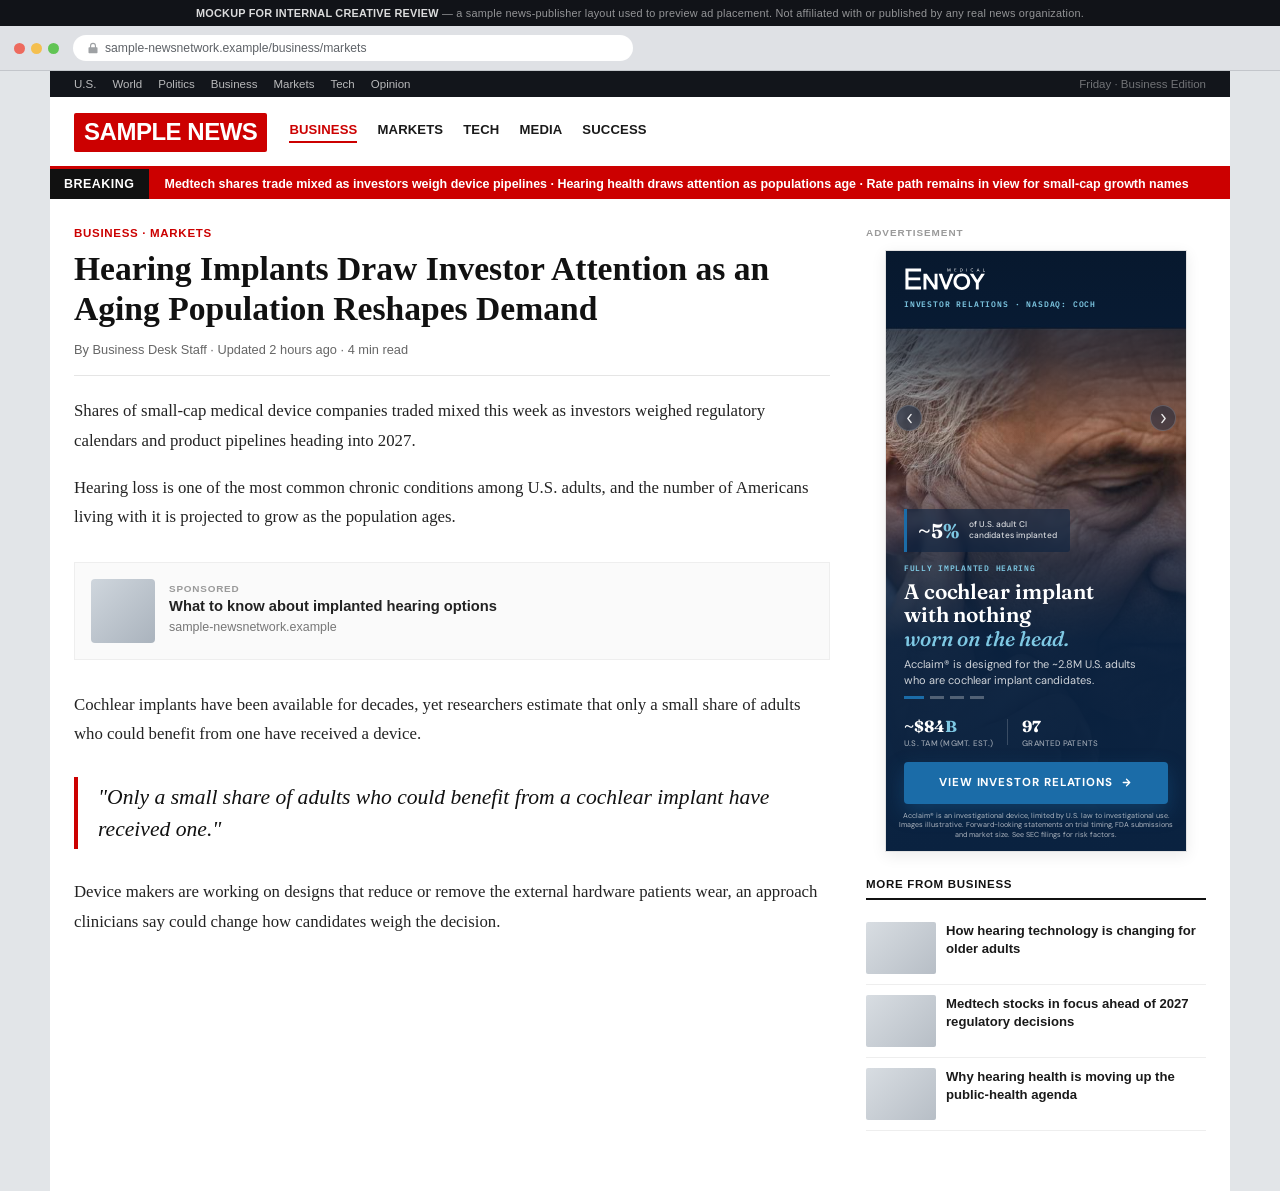
<file: context-preview/news.html>
<!DOCTYPE html>
<html lang="en">
<head>
<meta name="robots" content="noindex,nofollow">
<meta charset="UTF-8">
<meta name="viewport" content="width=device-width,initial-scale=1">
<title>In-Context Preview — Sample News Publisher Page</title>
<link rel="icon" href="data:,">
<style>
  * { margin:0; padding:0; box-sizing:border-box; }
  html, body { background:#e2e5e8; font-family:Helvetica, Arial, sans-serif; }

  /* ---- disclaimer strip ---- */
  #disclaimer {
    background:#111318;
    color:rgba(255,255,255,0.55);
    font-size:0.68rem;
    letter-spacing:0.02em;
    text-align:center;
    padding:7px 12px;
  }
  #disclaimer strong { color:rgba(255,255,255,0.85); }

  /* ---- fake browser chrome ---- */
  #browser-chrome {
    background:#dfe1e5;
    border-bottom:1px solid #c3c6cb;
    padding:9px 14px;
    display:flex;
    align-items:center;
    gap:14px;
  }
  #traffic-lights { display:flex; gap:6px; flex:0 0 auto; }
  #traffic-lights span { width:11px; height:11px; border-radius:50%; display:inline-block; }
  #traffic-lights span:nth-child(1){ background:#ed6a5e; }
  #traffic-lights span:nth-child(2){ background:#f4bf4f; }
  #traffic-lights span:nth-child(3){ background:#61c454; }
  #url-bar {
    flex:1 1 auto;
    background:#fff;
    border-radius:14px;
    padding:6px 14px;
    font-size:0.76rem;
    color:#5f6368;
    display:flex;
    align-items:center;
    gap:6px;
    max-width:560px;
  }
  #url-bar svg { flex:0 0 auto; opacity:0.6; }

  /* ---- site wrapper ---- */
  #site { background:#fff; max-width:1180px; margin:0 auto; }

  /* utility nav */
  #utility-nav {
    background:#12151b;
    color:rgba(255,255,255,0.7);
    font-size:0.72rem;
    display:flex;
    align-items:center;
    justify-content:space-between;
    padding:7px 24px;
  }
  #utility-nav .links { display:flex; gap:16px; }
  #utility-nav .links span:hover { color:#fff; }
  #utility-nav .meta { color:rgba(255,255,255,0.4); }

  /* masthead */
  #masthead {
    display:flex;
    align-items:center;
    gap:22px;
    padding:16px 24px 14px;
    border-bottom:3px solid #cc0000;
  }
  #logo {
    background:#cc0000;
    color:#fff;
    font-weight:900;
    font-size:1.5rem;
    letter-spacing:-0.02em;
    padding:5px 10px 6px;
    border-radius:2px;
    font-family:Arial, Helvetica, sans-serif;
  }
  #masthead nav { display:flex; gap:20px; flex:1; }
  #masthead nav span {
    font-size:0.82rem;
    font-weight:700;
    color:#1a1a1a;
    text-transform:uppercase;
    letter-spacing:0.01em;
    cursor:default;
  }
  #masthead nav span.active { color:#cc0000; border-bottom:2px solid #cc0000; padding-bottom:4px; }

  /* breaking ticker */
  #ticker {
    background:#cc0000;
    color:#fff;
    display:flex;
    align-items:center;
    font-size:0.78rem;
    font-weight:600;
    overflow:hidden;
    white-space:nowrap;
  }
  #ticker .badge {
    background:#111;
    padding:8px 14px;
    font-weight:900;
    letter-spacing:0.04em;
    flex:0 0 auto;
  }
  #ticker .feed { padding:8px 16px; }

  /* content grid */
  #content {
    display:grid;
    grid-template-columns:1fr 340px;
    gap:36px;
    padding:28px 24px 60px;
  }

  article .eyebrow {
    color:#cc0000;
    font-size:0.72rem;
    font-weight:800;
    letter-spacing:0.06em;
    text-transform:uppercase;
    margin-bottom:10px;
  }
  article h1 {
    font-family:Georgia, 'Times New Roman', serif;
    font-size:2.1rem;
    line-height:1.18;
    color:#111;
    margin-bottom:14px;
  }
  article .byline {
    font-size:0.8rem;
    color:#666;
    margin-bottom:20px;
    padding-bottom:18px;
    border-bottom:1px solid #e5e5e5;
  }
  article p {
    font-family:Georgia, 'Times New Roman', serif;
    font-size:1.05rem;
    line-height:1.75;
    color:#232323;
    margin-bottom:18px;
  }
  article .pull-quote {
    font-family:Georgia, 'Times New Roman', serif;
    font-style:italic;
    font-size:1.35rem;
    line-height:1.5;
    color:#111;
    border-left:4px solid #cc0000;
    padding:4px 0 4px 20px;
    margin:28px 0;
  }
  .native-slot {
    margin:30px 0;
    border:1px solid #eee;
    background:#fafafa;
    padding:16px;
    display:flex;
    gap:14px;
    align-items:center;
  }
  .native-slot .swatch { width:64px; height:64px; border-radius:4px; background:linear-gradient(135deg,#cfd6dd,#aab3bd); flex:0 0 auto; }
  .native-slot .txt .tag { font-size:0.62rem; font-weight:800; letter-spacing:0.08em; color:#999; text-transform:uppercase; margin-bottom:4px; }
  .native-slot .txt h4 { font-size:0.92rem; color:#222; margin-bottom:3px; }
  .native-slot .txt p { font-size:0.78rem; color:#777; margin:0; font-family:Helvetica, Arial, sans-serif; }

  /* right rail */
  aside { display:flex; flex-direction:column; align-items:center; gap:10px; }
  aside .sponsor-label {
    align-self:flex-start;
    font-size:0.62rem;
    font-weight:800;
    letter-spacing:0.1em;
    text-transform:uppercase;
    color:#9a9a9a;
    margin-bottom:2px;
  }
  #ad-slot {
    width:302px;    /* 300 + the 1px border each side (border-box), so the 300x600 banner isn't clipped */
    height:602px;
    border:1px solid #e2e2e2;
    box-shadow:0 4px 14px rgba(0,0,0,0.08);
    overflow:hidden;
    background:#000;
  }
  #ad-slot iframe { width:300px; height:600px; border:0; display:block; }

  .rail-more {
    align-self:stretch;
    margin-top:16px;
  }
  .rail-more .heading {
    font-size:0.72rem;
    font-weight:800;
    letter-spacing:0.06em;
    text-transform:uppercase;
    color:#111;
    border-bottom:2px solid #111;
    padding-bottom:8px;
    margin-bottom:12px;
  }
  .rail-item {
    display:flex;
    gap:10px;
    padding:10px 0;
    border-bottom:1px solid #eee;
  }
  .rail-item .thumb { width:70px; height:52px; border-radius:2px; background:linear-gradient(135deg,#d8dde2,#b7bec6); flex:0 0 auto; }
  .rail-item p { font-family:Helvetica, Arial, sans-serif; font-size:0.82rem; line-height:1.35; color:#1a1a1a; font-weight:600; }

  @media (max-width:900px) {
    #content { grid-template-columns:1fr; }
    aside { align-items:stretch; }
    #ad-slot { margin:0 auto; }
  }
</style>
</head>
<body>

<div id="disclaimer">
  <strong>MOCKUP FOR INTERNAL CREATIVE REVIEW</strong> — a sample news-publisher layout used to preview ad placement. Not affiliated with or published by any real news organization.
</div>

<div id="browser-chrome">
  <div id="traffic-lights"><span></span><span></span><span></span></div>
  <div id="url-bar">
    <svg width="12" height="12" viewBox="0 0 16 16"><path d="M8 1a4 4 0 00-4 4v2H3a1 1 0 00-1 1v6a1 1 0 001 1h10a1 1 0 001-1V8a1 1 0 00-1-1h-1V5a4 4 0 00-4-4zm-2.5 6V5a2.5 2.5 0 015 0v2h-5z" fill="currentColor"/></svg>
    sample-newsnetwork.example/business/markets
  </div>
</div>

<div id="site">
  <div id="utility-nav">
    <div class="links">
      <span>U.S.</span><span>World</span><span>Politics</span><span>Business</span><span>Markets</span><span>Tech</span><span>Opinion</span>
    </div>
    <div class="meta">Friday · Business Edition</div>
  </div>

  <div id="masthead">
    <div id="logo">SAMPLE&nbsp;NEWS</div>
    <nav>
      <span class="active">Business</span>
      <span>Markets</span>
      <span>Tech</span>
      <span>Media</span>
      <span>Success</span>
    </nav>
  </div>

  <div id="ticker">
    <span class="badge">BREAKING</span>
    <span class="feed">Medtech shares trade mixed as investors weigh device pipelines · Hearing health draws attention as populations age · Rate path remains in view for small-cap growth names</span>
  </div>

  <div id="content">
    <article>
      <div class="eyebrow">Business · Markets</div>
      <h1>Hearing Implants Draw Investor Attention as an Aging Population Reshapes Demand</h1>
      <div class="byline">By Business Desk Staff · Updated 2 hours ago · 4 min read</div>

      <p>Shares of small-cap medical device companies traded mixed this week as investors weighed regulatory calendars and product pipelines heading into 2027.</p>

      <p>Hearing loss is one of the most common chronic conditions among U.S. adults, and the number of Americans living with it is projected to grow as the population ages.</p>

      <div class="native-slot">
        <div class="swatch"></div>
        <div class="txt">
          <div class="tag">Sponsored</div>
          <h4>What to know about implanted hearing options</h4>
          <p>sample-newsnetwork.example</p>
        </div>
      </div>

      <p>Cochlear implants have been available for decades, yet researchers estimate that only a small share of adults who could benefit from one have received a device.</p>

      <div class="pull-quote">"Only a small share of adults who could benefit from a cochlear implant have received one."</div>

      <p>Device makers are working on designs that reduce or remove the external hardware patients wear, an approach clinicians say could change how candidates weigh the decision.</p>
    </article>

    <aside>
      <div class="sponsor-label">Advertisement</div>
      <div id="ad-slot">
        <iframe id="ad-frame" title="Sample ad placement" scrolling="no"></iframe>
      </div>

      <div class="rail-more">
        <div class="heading">More From Business</div>
        <div class="rail-item"><div class="thumb"></div><p>How hearing technology is changing for older adults</p></div>
        <div class="rail-item"><div class="thumb"></div><p>Medtech stocks in focus ahead of 2027 regulatory decisions</p></div>
        <div class="rail-item"><div class="thumb"></div><p>Why hearing health is moving up the public-health agenda</p></div>
      </div>
    </aside>
  </div>
</div>

<script>
  var CONCEPTS = {
    a: '../concept-a-photo/index.html',
    b: '../concept-b-editorial/index.html',
    c: '../concept-c-dashboard/index.html',
    d: '../concept-d-corporate/index.html'
  }
  var params = new URLSearchParams(window.location.search)
  var concept = params.get('concept')
  if (!CONCEPTS[concept]) concept = 'a'
  document.getElementById('ad-frame').src = CONCEPTS[concept]
</script>

</body>
</html>
</file>
<file: concept-a-photo/style.css>
/* ── Brand tokens — the ONLY place colors are defined. Set --dark,
   --navy, --accent and --gold from the company's real site; the rest
   derive from them (color-mix: Chrome 111+ / Safari 16.2+). ── */
:root {
  --dark:      #0A2240;
  --dark-2:    color-mix(in srgb, var(--dark) 70%, black);
  --navy:      #0E2D52;
  --accent:    #1B6CA8;
  --accent-d:  color-mix(in srgb, var(--accent) 82%, black);
  --accent-lt: color-mix(in srgb, var(--accent) 62%, white);
  --gold:      #7EC8E3;
  --gold-d:    color-mix(in srgb, var(--gold) 85%, black);
  --white:     #ffffff;
  --cta-ink:   var(--white);  /* text on the accent CTA — set to var(--dark-2) if white fails contrast on a light accent */
  --font-head: 'Fraunces', Georgia, serif;
  --font:      'DM Sans', system-ui, sans-serif;
  --mono:      'IBM Plex Mono', ui-monospace, SFMono-Regular, Menlo, Consolas, 'Liberation Mono', monospace;
  --ease:      cubic-bezier(0.16,1,0.3,1);
}

* { margin:0; padding:0; box-sizing:border-box; }
html, body { width:300px; height:600px; overflow:hidden; background:var(--dark); }
body { font-family:var(--font); -webkit-font-smoothing:antialiased; }
a { text-decoration:none; color:inherit; }
button { border:0; background:none; font:inherit; color:inherit; cursor:pointer; -webkit-tap-highlight-color:transparent; }

/* ── Canvas ─────────────────────────────────────────────────────────
   Fixed 300x600 stage. A crossfading slide stack sits at the bottom of
   the z-order; persistent chrome (logo, nav, stats, CTA) is pinned on
   top of it and never rotates — same "fixed shell / rotating cards"
   split the Knorex reference banner used with royalSlider. */
#banner {
  position:relative;
  width:300px;
  height:600px;
  overflow:hidden;
  cursor:pointer;
  background:var(--dark);
}

/* ── Slide stack ────────────────────────────────────────────────── */
#slides { position:absolute; inset:0; z-index:1; }

.slide {
  position:absolute;
  inset:0;
  opacity:0;
  z-index:1;
  pointer-events:none;
  transition:opacity 0.9s ease;
}
.slide.active { opacity:1; z-index:2; pointer-events:auto; }

.slide-bg {
  position:absolute;
  top:0; left:0;
  width:100%; height:100%;
  object-fit:cover;
  object-position:center 20%;
  z-index:1;
  animation:kenburns 7s ease-out infinite alternate;
  user-select:none;
  -webkit-user-drag:none;
}
@keyframes kenburns {
  from { transform:scale(1); }
  to   { transform:scale(1.09); }
}

.slide-scrim-top, .slide-scrim-bottom {
  position:absolute;
  left:0; right:0;
  z-index:2;
  pointer-events:none;
}
.slide-scrim-top {
  top:0; height:190px;
  background:linear-gradient(180deg, color-mix(in srgb, var(--dark-2) 94%, transparent) 0%, color-mix(in srgb, var(--dark-2) 62%, transparent) 55%, color-mix(in srgb, var(--dark-2) 0%, transparent) 100%);
}
.slide-scrim-bottom {
  bottom:0; height:336px;
  background:linear-gradient(0deg, var(--dark) 0%, color-mix(in srgb, var(--dark) 93%, transparent) 42%, color-mix(in srgb, var(--dark) 0%, transparent) 100%);
}

.slide-copy {
  position:absolute;
  inset:0;
  z-index:3;
  transform:translateY(12px);
  transition:transform 0.9s var(--ease);
}
.slide.active .slide-copy { transform:translateY(0); }

/* Floating mid-image stat chip (per slide) */
.mid-chip {
  position:absolute;
  top:258px; left:18px;
  display:flex;
  align-items:center;
  gap:10px;
  padding:9px 13px 9px 11px;
  background:color-mix(in srgb, var(--dark) 58%, transparent);
  border-left:3px solid var(--accent);
  border-radius:0 3px 3px 0;
  backdrop-filter:blur(3px);
  -webkit-backdrop-filter:blur(3px);
}
.chip-num {
  font-family:var(--font-head);
  font-weight:800;
  font-size:19px;
  color:var(--white);
  white-space:nowrap;
}
.chip-num em { font-style:normal; color:var(--accent); }
.chip-label {
  font-family:var(--font);
  font-size:8.4px;
  line-height:1.25;
  font-weight:500;
  color:rgba(255,255,255,0.82);
}

/* Rotating headline block, pinned above the fixed bottom bar */
.copy-bottom {
  position:absolute;
  left:0; right:0;
  bottom:150px;
  padding:0 18px;
}
.kicker {
  font-family:var(--mono);
  font-weight:600;
  font-size:8px;
  letter-spacing:0.09em;
  text-transform:uppercase;
  color:var(--accent-lt);
  margin-bottom:6px;
}
.copy-bottom h1 {
  font-family:var(--font-head);
  font-weight:900;
  font-size:20px;
  line-height:1.14;
  letter-spacing:-0.01em;
  color:var(--white);
}
.copy-bottom h1 em { font-style:normal; color:var(--accent); }
.copy-bottom p {
  margin-top:7px;
  font-size:11px;
  line-height:1.4;
  color:rgba(255,255,255,0.8);
  max-width:255px;
}

/* ── Persistent chrome (never rotates) ─────────────────────────── */
#top-bar {
  position:absolute;
  top:0; left:0; right:0;
  z-index:5;
  display:flex;
  flex-direction:column;
  gap:7px;
  padding:16px 18px 0;
}
#logo { display:flex; align-items:center; gap:7px; }
#logo .mark { width:19px; height:19px; flex:none; }
#wordmark {
  font-family:var(--font-head);
  font-weight:800;
  font-size:13.5px;
  letter-spacing:0.01em;
  color:var(--white);
}
#eyebrow {
  font-family:var(--mono);
  font-weight:600;
  font-size:8.2px;
  letter-spacing:0.1em;
  color:var(--accent-lt);
}

.nav-arrow {
  position:absolute;
  top:154px;
  width:26px; height:26px;
  z-index:5;
  display:flex;
  align-items:center;
  justify-content:center;
  background:color-mix(in srgb, var(--dark) 45%, transparent);
  border:1px solid rgba(255,255,255,0.18);
  border-radius:50%;
  color:rgba(255,255,255,0.9);
  backdrop-filter:blur(2px);
  -webkit-backdrop-filter:blur(2px);
  transition:background .2s ease, transform .15s ease;
}
.nav-arrow svg { width:13px; height:13px; }
.nav-arrow:active { transform:scale(0.9); background:color-mix(in srgb, var(--accent) 55%, transparent); }
#arrow-prev { left:10px; }
#arrow-next { right:10px; }

#bottom-fixed {
  position:absolute;
  left:0; right:0; bottom:0;
  z-index:5;
  padding:0 18px 12px;
}

#dots {
  display:flex;
  gap:6px;
  margin-bottom:11px;
}
.dot {
  width:14px; height:3px;
  border-radius:2px;
  background:rgba(255,255,255,0.28);
  transition:background .3s ease, width .3s ease;
  padding:6px 0;
  background-clip:content-box;
  box-sizing:content-box;
}
.dot.active { background-color:var(--accent); width:20px; }  /* background-color, not the shorthand: the shorthand resets background-clip and paints the whole 15px hit area as a square */

#stat-row {
  display:flex;
  align-items:center;
  gap:14px;
}
.stat { display:flex; flex-direction:column; gap:2px; }
.stat-num {
  font-family:var(--font-head);
  font-weight:800;
  font-size:15px;
  color:var(--white);
}
.stat-num em { font-style:normal; color:var(--accent); }
.stat-label {
  font-family:var(--font);
  font-size:8px;
  font-weight:500;
  letter-spacing:0.03em;
  text-transform:uppercase;
  color:rgba(255,255,255,0.58);
}
.stat-div { width:1px; height:26px; background:rgba(255,255,255,0.18); }

#cta {
  margin-top:14px;
  display:flex;
  align-items:center;
  justify-content:center;
  gap:7px;
  width:100%;
  height:42px;
  background:var(--accent);
  border-radius:3px;
  color:var(--cta-ink);
  font-family:var(--font-head);
  font-weight:800;
  font-size:11.5px;
  letter-spacing:0.06em;
  text-transform:uppercase;
  box-shadow:0 8px 20px color-mix(in srgb, var(--accent) 35%, transparent);
  animation:cta-pulse 1.8s ease-in-out 2.6s 6;
}
#cta-arrow { width:13px; height:13px; }

/* Required disclosure line under the CTA */
#disclosure {
  margin-top:8px;
  font-family:var(--mono);
  font-size:6.6px;
  letter-spacing:0.03em;
  line-height:1.2;
  text-align:center;
  color:rgba(255,255,255,0.55);
}
@keyframes cta-pulse {
  0%, 100% { box-shadow:0 8px 20px color-mix(in srgb, var(--accent) 35%, transparent); }
  50%      { box-shadow:0 8px 26px color-mix(in srgb, var(--accent) 65%, transparent), 0 0 0 5px color-mix(in srgb, var(--accent) 12%, transparent); }
}

/* ── Entrance sequence (initial load only) ─────────────────────── */
.reveal {
  opacity:0;
  transform:translateY(14px);
  transition:opacity .7s var(--ease), transform .7s var(--ease);
}
#banner.is-live .reveal { opacity:1; transform:none; }
#top-bar[data-delay="0"] { transition-delay:.05s; }
#bottom-fixed[data-delay="4"] { transition-delay:.55s; }

#click-tag-wrapper { position:absolute; width:0; height:0; overflow:hidden; }

@media (prefers-reduced-motion: reduce) {
  .slide-bg { animation:none; }
  #cta { animation:none; }
  .reveal { transition-duration:.01s; transition-delay:0s !important; }
  .slide, .slide-copy { transition-duration:.2s; }
}

/* ══ Envoy overrides ══ */
#logo .lockup { height:24px; width:auto; display:block; }
.copy-bottom { bottom:163px; }
.slide-scrim-bottom { height:420px; background:linear-gradient(0deg, var(--dark) 0%, color-mix(in srgb, var(--dark) 96%, transparent) 50%, color-mix(in srgb, var(--dark) 70%, transparent) 72%, color-mix(in srgb, var(--dark) 0%, transparent) 100%); }
.slide-bg { object-position:center top; }
.chip-num { font-weight:700; font-size:20px; }
.chip-num em, .stat-num em { color:var(--gold); }
.copy-bottom h1 { font-weight:600; font-size:21px; line-height:1.12; letter-spacing:-0.005em; }
.copy-bottom h1 em { font-style:italic; font-weight:500; color:var(--gold); }
.kicker { color:var(--gold); }
#eyebrow { color:var(--gold); }
.stat-num { font-weight:700; font-size:16px; }
#cta { font-family:var(--font); font-weight:700; letter-spacing:0.08em; border-radius:4px; }
#disclosure { font-family:var(--font); font-size:7.2px; letter-spacing:0; line-height:1.3; margin:7px -6px 0; color:rgba(255,255,255,0.66); }
</file>
<file: concept-b-editorial/style.css>
/* ── Brand tokens — the ONLY place colors are defined. Set --accent,
   --ink and --gold from the company's real site (hex or oklch); every
   other surface/tint derives from them. ── */
:root {
  --accent:       #1B6CA8;
  --ink:          #0E2135;
  --gold:         #7EC8E3;
  --accent-lt:    color-mix(in oklch, var(--accent) 60%, white);
  --accent-ink:   color-mix(in oklch, var(--accent) 72%, black);
  --accent-ink-d: color-mix(in oklch, var(--accent) 62%, black);
  --accent-lo:    color-mix(in oklch, var(--accent) 14%, transparent);
  --deep:         color-mix(in oklch, var(--ink) 80%, black);
  --paper:        color-mix(in oklch, var(--ink) 2%, white);
  --tint:         color-mix(in oklch, var(--accent) 7%, white);
  --tint-2:       color-mix(in oklch, var(--accent) 24%, white);
  --card:         #ffffff;
  --text-mid:     color-mix(in oklch, var(--ink) 62%, white);
  --line:         color-mix(in oklch, var(--ink) 15%, transparent);
  --serif: 'Fraunces', Georgia, serif;
  --sans:  'DM Sans', system-ui, sans-serif;
  --mono:  'IBM Plex Mono', ui-monospace, SFMono-Regular, Menlo, Consolas, 'Liberation Mono', monospace;
  --ease:  cubic-bezier(0.22, 1, 0.36, 1);
}

* { margin:0; padding:0; box-sizing:border-box; }
html, body { width:300px; height:600px; overflow:hidden; background:var(--paper); }
body { font-family:var(--sans); color:var(--ink); -webkit-font-smoothing:antialiased; }
a { text-decoration:none; color:inherit; }
button { border:0; background:none; font:inherit; color:inherit; cursor:pointer; -webkit-tap-highlight-color:transparent; }

#banner {
  position:relative;
  width:300px;
  height:600px;
  overflow:hidden;
  cursor:pointer;
  background:var(--paper);
}

#top-rule {
  position:absolute;
  top:0; left:0; right:0;
  height:3px;
  z-index:6;
  background:linear-gradient(90deg, var(--accent-ink), var(--gold));
}

/* ── Persistent top chrome ──────────────────────────────────────── */
#top-bar {
  position:absolute;
  top:3px; left:0; right:0;
  z-index:5;
  background:var(--paper);
  border-bottom:1px solid var(--line);
  padding:13px 18px 10px;
  display:flex;
  flex-direction:column;
  gap:6px;
}
#logo { display:flex; align-items:center; gap:7px; }
.mark { width:18px; height:18px; flex:none; }
#wordmark {
  font-family:var(--sans);
  font-weight:800;
  font-size:13px;
  letter-spacing:0.01em;
  color:var(--ink);
}
#masthead {
  font-family:var(--mono);
  font-size:7.6px;
  font-weight:500;
  letter-spacing:0.1em;
  color:var(--text-mid);
}

/* ── Slide stack ────────────────────────────────────────────────── */
#slides { position:absolute; top:61px; left:0; right:0; bottom:115px; z-index:1; overflow:hidden; }

.slide {
  position:absolute; inset:0;
  opacity:0;
  z-index:1;
  pointer-events:none;
  transition:opacity 0.8s ease;
}
.slide.active { opacity:1; z-index:2; pointer-events:auto; }

.slide-copy {
  padding:16px 18px 0;
  transform:translateY(10px);
  transition:transform 0.8s var(--ease);
}
.slide.active .slide-copy { transform:translateY(0); }

.eyebrow {
  font-family:var(--mono);
  font-size:9.5px;
  font-weight:500;
  letter-spacing:0.13em;
  text-transform:uppercase;
  color:var(--accent-ink);
  display:flex;
  align-items:center;
  gap:7px;
  margin-bottom:9px;
}
.eyebrow::before {
  content:'';
  width:6px; height:6px;
  border-radius:50%;
  background:var(--accent);
  flex:none;
}

.slide-copy h1 {
  font-family:var(--serif);
  font-weight:700;
  font-size:21px;
  line-height:1.16;
  letter-spacing:-0.01em;
  color:var(--ink);
}
.slide-copy h1 em { font-style:italic; color:var(--accent-ink); }

.lead {
  margin-top:8px;
  font-family:var(--sans);
  font-size:10.8px;
  line-height:1.44;
  color:var(--text-mid);
}

/* ── "Figure" schematic card, matching the site's plate component ─ */
.fig-card {
  margin-top:13px;
  border:1px solid var(--line);
  border-radius:2px;
  background:var(--card);
  overflow:hidden;
}
.fig-bar {
  display:flex;
  justify-content:space-between;
  align-items:center;
  gap:8px;
  padding:6px 10px;
  background:var(--ink);
  color:#fff;
  font-family:var(--mono);
  font-size:6.6px;
  font-weight:500;
  letter-spacing:0.12em;
  text-transform:uppercase;
}
.fig-bar span:last-child { color:var(--accent-lt); }
.fig-body { padding:9px 11px 5px; }
.fig-body svg { width:100%; height:auto; display:block; }

/* figure line-art */
.fig-node rect { fill:var(--ink); }
.fig-rail { fill:none; stroke:var(--text-mid); stroke-width:1.6; }
.fig-ghost { fill:none; stroke:var(--tint-2); stroke-width:2; }
.fig-mark { fill:none; stroke-width:10.5; stroke-linecap:round; }
.fig-mark.a { stroke:var(--accent); }
.fig-mark.b { stroke:var(--ink); }
.fig-gold { fill:var(--gold); }

.fig-mesh line { stroke:var(--accent-lt); stroke-width:1; opacity:0.7; }
.fig-dot circle { fill:var(--accent-ink); }
.fig-hub { fill:var(--gold); stroke:var(--ink); stroke-width:1.4; }

.fig-step rect { fill:var(--tint); stroke:var(--line); stroke-width:1; }
.fig-step.accent rect { fill:var(--accent-lo); stroke:var(--accent-ink); }
.fig-step.gold rect { fill:var(--tint); stroke:var(--gold); }
.fig-step text {
  font-family:var(--mono);
  font-size:8.6px;
  font-weight:700;
  letter-spacing:0.01em;
  fill:var(--ink);
}
.fig-arrow { fill:none; stroke:var(--text-mid); stroke-width:1.6; stroke-linecap:round; stroke-linejoin:round; }

.fig-base { stroke:var(--line); stroke-width:1; }
.fig-bar-prior { fill:var(--tint-2); }
.fig-bar-now { fill:var(--accent-ink); }
.fig-bar-label { font-family:var(--mono); font-size:9px; font-weight:600; fill:var(--text-mid); }
.fig-bar-label.strong { fill:var(--accent-ink); font-weight:700; font-size:10px; }
.fig-bar-year { font-family:var(--mono); font-size:7.5px; fill:var(--text-mid); letter-spacing:0.04em; }

/* key-fact row, matching the site's .kf definition-list pattern */
.kf {
  margin-top:12px;
  padding-top:10px;
  border-top:1px solid var(--line);
  display:flex;
  justify-content:space-between;
  align-items:baseline;
}
.kf dt {
  font-family:var(--mono);
  font-size:7.8px;
  font-weight:500;
  letter-spacing:0.1em;
  text-transform:uppercase;
  color:var(--text-mid);
}
.kf dd {
  display:flex;
  flex-direction:column;
  align-items:flex-end;
  gap:2px;
  font-family:var(--mono);
  font-size:13px;
  font-weight:700;
  color:var(--ink);
  text-align:right;
}
.kf dd em {
  font-style:normal;
  font-weight:600;
  font-size:7.6px;
  letter-spacing:0.03em;
  color:var(--accent-ink);
}

/* ── Nav arrows ─────────────────────────────────────────────────── */
.nav-arrow {
  position:absolute;
  top:316px;
  z-index:5;
  width:24px; height:24px;
  display:flex;
  align-items:center;
  justify-content:center;
  background:var(--card);
  border:1px solid var(--line);
  border-radius:50%;
  color:var(--ink);
  box-shadow:0 2px 8px color-mix(in oklch, var(--ink) 12%, transparent);
  transition:transform 0.15s ease, background 0.2s ease;
}
.nav-arrow svg { width:12px; height:12px; }
.nav-arrow:active { transform:scale(0.9); background:var(--tint); }
#arrow-prev { left:6px; }
#arrow-next { right:6px; }

/* ── Persistent dark band: dots + CTA ───────────────────────────── */
#dots {
  position:absolute;
  left:0; right:0; bottom:81px;
  z-index:5;
  background:var(--deep);
  display:flex;
  gap:6px;
  padding:11px 18px 8px;
}
.dot {
  width:13px; height:3px;
  border-radius:2px;
  background:oklch(1 0 0 / 0.28);
  padding:6px 0;
  background-clip:content-box;
  box-sizing:content-box;
  transition:background 0.3s ease, width 0.3s ease;
}
.dot.active { background-color:var(--accent); width:19px; }  /* background-color, not the shorthand: the shorthand resets background-clip and paints the whole hit area as a square */

#bottom-fixed {
  position:absolute;
  left:0; right:0; bottom:0;
  z-index:5;
  background:var(--deep);
  padding:2px 18px 10px;
}
#bf-line {
  font-family:var(--mono);
  font-size:7.4px;
  font-weight:500;
  letter-spacing:0.11em;
  color:color-mix(in oklch, var(--accent-lt) 75%, transparent);
  margin-bottom:9px;
}
#cta {
  display:flex;
  align-items:center;
  justify-content:center;
  gap:7px;
  width:100%;
  height:42px;
  background:var(--accent);
  border-radius:3px;
  color:var(--deep);
  font-family:var(--sans);
  font-weight:700;
  font-size:12px;
  letter-spacing:0.01em;
  box-shadow:0 8px 20px color-mix(in oklch, var(--accent) 30%, transparent);
  animation:cta-pulse 1.8s ease-in-out 2.6s 6;
}
#cta-arrow { width:13px; height:13px; }

/* Required disclosure line under the CTA */
#fls {
  margin-top:7px;
  font-family:var(--mono);
  font-size:6.4px;
  letter-spacing:0.03em;
  text-align:center;
  color:color-mix(in oklch, var(--accent-lt) 60%, transparent);
}
@keyframes cta-pulse {
  0%, 100% { box-shadow:0 8px 20px color-mix(in oklch, var(--accent) 30%, transparent); }
  50%      { box-shadow:0 8px 26px color-mix(in oklch, var(--accent) 55%, transparent), 0 0 0 5px color-mix(in oklch, var(--accent) 16%, transparent); }
}

/* ── Entrance sequence (initial load only) ─────────────────────── */
.reveal { opacity:0; transform:translateY(12px); transition:opacity .7s var(--ease), transform .7s var(--ease); }
#banner.is-live .reveal { opacity:1; transform:none; }
#top-bar[data-delay="0"] { transition-delay:.05s; }
#dots.reveal { transition-delay:.5s; }
#bottom-fixed[data-delay="1"] { transition-delay:.6s; }

#click-tag-wrapper { position:absolute; width:0; height:0; overflow:hidden; }

@media (prefers-reduced-motion: reduce) {
  #cta { animation:none; }
  .reveal { transition-duration:.01s; transition-delay:0s !important; }
  .slide, .slide-copy { transition-duration:.2s; }
}

/* ══ Envoy overrides ══ */
:root { --paper:#ffffff; --tint:#F0F4F8; --tint-2:#E2ECF5; --navy:#0E2D52; --deep:#0E2D52; }
#logo .lockup { height:22px; width:auto; display:block; }
.slide-copy h1 { font-weight:600; font-size:21px; }
.slide-copy h1 em { font-weight:500; }
.lead { font-size:10.4px; line-height:1.42; }
.fig-card { margin-top:11px; }
.fig-cap { font-family:var(--mono); font-size:7px; font-weight:600; letter-spacing:0.08em; fill:var(--text-mid); }
.fig-cap.strong { fill:var(--accent-ink); }
.fig-div { stroke:var(--line); stroke-width:1; stroke-dasharray:2 3; }
.fig-skin { stroke:#C9A27E; stroke-width:2; fill:none; }
.fig-side { font-family:var(--mono); font-size:5.6px; letter-spacing:0.06em; fill:var(--text-mid); }
.fig-ext { fill:var(--tint-2); stroke:var(--text-mid); stroke-width:1.2; }
.fig-magnet { fill:var(--ink); }
.fig-int { fill:var(--tint); stroke:var(--text-mid); stroke-width:1.2; }
.fig-int.a { fill:var(--accent-lo); stroke:var(--accent-ink); }
.fig-bat { fill:color-mix(in oklch, var(--gold) 40%, white); stroke:var(--accent-ink); stroke-width:1.2; }
.fig-lbl { font-family:var(--sans); font-size:7.2px; fill:var(--text-mid); }
.fig-lbl.strong { fill:var(--accent-ink); font-weight:600; }
.fig-none { font-family:var(--serif); font-style:italic; font-size:11px; fill:var(--accent-ink); }
.fig-track { stroke:var(--tint-2); stroke-width:4; stroke-linecap:round; }
.fig-track.done { stroke:var(--accent); }
.fig-pt.done { fill:var(--accent); }
.fig-pt.now { fill:var(--gold); stroke:var(--accent-ink); stroke-width:2; }
.fig-pt.next { fill:#fff; stroke:var(--text-mid); stroke-width:1.4; stroke-dasharray:2 2; }
.fig-tick { font-family:var(--mono); font-size:6.8px; font-weight:600; letter-spacing:0.06em; fill:var(--text-mid); }
.fig-tick.strong { fill:var(--accent-ink); }
.fig-note { font-family:var(--mono); font-size:6.4px; letter-spacing:0.06em; fill:var(--text-mid); }
.fig-step text { font-size:7.4px; }
.fig-mod.done { fill:var(--accent-ink); }
.fig-mod.open { fill:var(--tint); stroke:var(--text-mid); stroke-width:1.2; stroke-dasharray:3 2.5; }
.fig-mod.final { stroke:var(--accent-ink); }
.fig-modn { font-family:var(--serif); font-size:18px; font-weight:600; fill:var(--text-mid); }
.fig-modn.on { fill:#fff; }
#cta { color:#fff; }
#fls { font-family:var(--sans); font-size:7px; letter-spacing:0; line-height:1.3; margin:7px -6px 0; text-align:center; color:color-mix(in oklch, var(--accent-lt) 85%, transparent); }
#bottom-fixed { padding-top:2px; }
#dots { bottom:104px; }
#slides { bottom:138px; }
.nav-arrow { top:300px; }
</file>
<file: concept-c-dashboard/style.css>
/* ── Brand tokens — the ONLY place colors are defined. Set --dark,
   --navy, --accent and --gold from the company's real site; the rest
   derive from them (color-mix: Chrome 111+ / Safari 16.2+). ── */
:root {
  --dark:      #0A2240;
  --dark-2:    color-mix(in srgb, var(--dark) 70%, black);
  --navy:      #0E2D52;
  --accent:    #1B6CA8;
  --accent-d:  color-mix(in srgb, var(--accent) 82%, black);
  --accent-lt: color-mix(in srgb, var(--accent) 62%, white);
  --gold:      #7EC8E3;
  --gold-d:    color-mix(in srgb, var(--gold) 85%, black);
  --white:     #ffffff;
  --cta-ink:   var(--white);  /* text on the accent CTA — set to var(--dark-2) if white fails contrast on a light accent */
  --font-head: 'Fraunces', Georgia, serif;
  --font:      'DM Sans', system-ui, sans-serif;
  --mono:      'IBM Plex Mono', ui-monospace, SFMono-Regular, Menlo, Consolas, 'Liberation Mono', monospace;
  --ease:      cubic-bezier(0.16,1,0.3,1);
}

* { margin:0; padding:0; box-sizing:border-box; }
html, body { width:300px; height:600px; overflow:hidden; background:var(--dark); }
body { font-family:var(--font); -webkit-font-smoothing:antialiased; }
a { text-decoration:none; color:inherit; }
button { border:0; background:none; font:inherit; color:inherit; cursor:pointer; -webkit-tap-highlight-color:transparent; }

/* ── Canvas ─────────────────────────────────────────────────────────
   Fixed 300x600 stage. A crossfading slide stack sits at the bottom of
   the z-order; persistent chrome (logo, nav, stats, CTA) is pinned on
   top of it and never rotates — same "fixed shell / rotating cards"
   split the Knorex reference banner used with royalSlider. */
#banner {
  position:relative;
  width:300px;
  height:600px;
  overflow:hidden;
  cursor:pointer;
  background:var(--dark);
}

/* ── Slide stack ────────────────────────────────────────────────── */
#slides { position:absolute; inset:0; z-index:1; }

.slide {
  position:absolute;
  inset:0;
  opacity:0;
  z-index:1;
  pointer-events:none;
  transition:opacity 0.9s ease;
}
.slide.active { opacity:1; z-index:2; pointer-events:auto; }

.slide-bg {
  position:absolute;
  top:0; left:0;
  width:100%; height:100%;
  object-fit:cover;
  object-position:center 20%;
  z-index:1;
  animation:kenburns 7s ease-out infinite alternate;
  user-select:none;
  -webkit-user-drag:none;
}
@keyframes kenburns {
  from { transform:scale(1); }
  to   { transform:scale(1.09); }
}

.slide-scrim-top, .slide-scrim-bottom {
  position:absolute;
  left:0; right:0;
  z-index:2;
  pointer-events:none;
}
.slide-scrim-top {
  top:0; height:190px;
  background:linear-gradient(180deg, color-mix(in srgb, var(--dark-2) 94%, transparent) 0%, color-mix(in srgb, var(--dark-2) 62%, transparent) 55%, color-mix(in srgb, var(--dark-2) 0%, transparent) 100%);
}
.slide-scrim-bottom {
  bottom:0; height:336px;
  background:linear-gradient(0deg, var(--dark) 0%, color-mix(in srgb, var(--dark) 93%, transparent) 42%, color-mix(in srgb, var(--dark) 0%, transparent) 100%);
}

.slide-copy {
  position:absolute;
  inset:0;
  z-index:3;
  transform:translateY(12px);
  transition:transform 0.9s var(--ease);
}
.slide.active .slide-copy { transform:translateY(0); }

/* Floating mid-image stat chip (per slide) */
.mid-chip {
  position:absolute;
  top:258px; left:18px;
  display:flex;
  align-items:center;
  gap:10px;
  padding:9px 13px 9px 11px;
  background:color-mix(in srgb, var(--dark) 58%, transparent);
  border-left:3px solid var(--accent);
  border-radius:0 3px 3px 0;
  backdrop-filter:blur(3px);
  -webkit-backdrop-filter:blur(3px);
}
.chip-num {
  font-family:var(--font-head);
  font-weight:800;
  font-size:19px;
  color:var(--white);
  white-space:nowrap;
}
.chip-num em { font-style:normal; color:var(--accent); }
.chip-label {
  font-family:var(--font);
  font-size:8.4px;
  line-height:1.25;
  font-weight:500;
  color:rgba(255,255,255,0.82);
}

/* Rotating headline block, pinned above the fixed bottom bar */
.copy-bottom {
  position:absolute;
  left:0; right:0;
  bottom:150px;
  padding:0 18px;
}
.kicker {
  font-family:var(--mono);
  font-weight:600;
  font-size:8px;
  letter-spacing:0.09em;
  text-transform:uppercase;
  color:var(--accent-lt);
  margin-bottom:6px;
}
.copy-bottom h1 {
  font-family:var(--font-head);
  font-weight:900;
  font-size:20px;
  line-height:1.14;
  letter-spacing:-0.01em;
  color:var(--white);
}
.copy-bottom h1 em { font-style:normal; color:var(--accent); }
.copy-bottom p {
  margin-top:7px;
  font-size:11px;
  line-height:1.4;
  color:rgba(255,255,255,0.8);
  max-width:255px;
}

/* ── Persistent chrome (never rotates) ─────────────────────────── */
#top-bar {
  position:absolute;
  top:0; left:0; right:0;
  z-index:5;
  display:flex;
  flex-direction:column;
  gap:7px;
  padding:16px 18px 0;
}
#logo { display:flex; align-items:center; gap:7px; }
#logo .mark { width:19px; height:19px; flex:none; }
#wordmark {
  font-family:var(--font-head);
  font-weight:800;
  font-size:13.5px;
  letter-spacing:0.01em;
  color:var(--white);
}
#eyebrow {
  font-family:var(--mono);
  font-weight:600;
  font-size:8.2px;
  letter-spacing:0.1em;
  color:var(--accent-lt);
}

.nav-arrow {
  position:absolute;
  top:154px;
  width:26px; height:26px;
  z-index:5;
  display:flex;
  align-items:center;
  justify-content:center;
  background:color-mix(in srgb, var(--dark) 45%, transparent);
  border:1px solid rgba(255,255,255,0.18);
  border-radius:50%;
  color:rgba(255,255,255,0.9);
  backdrop-filter:blur(2px);
  -webkit-backdrop-filter:blur(2px);
  transition:background .2s ease, transform .15s ease;
}
.nav-arrow svg { width:13px; height:13px; }
.nav-arrow:active { transform:scale(0.9); background:color-mix(in srgb, var(--accent) 55%, transparent); }
#arrow-prev { left:10px; }
#arrow-next { right:10px; }

#bottom-fixed {
  position:absolute;
  left:0; right:0; bottom:0;
  z-index:5;
  padding:0 18px 12px;
}

#dots {
  display:flex;
  gap:6px;
  margin-bottom:11px;
}
.dot {
  width:14px; height:3px;
  border-radius:2px;
  background:rgba(255,255,255,0.28);
  transition:background .3s ease, width .3s ease;
  padding:6px 0;
  background-clip:content-box;
  box-sizing:content-box;
}
.dot.active { background-color:var(--accent); width:20px; }  /* background-color, not the shorthand: the shorthand resets background-clip and paints the whole 15px hit area as a square */

#stat-row {
  display:flex;
  align-items:center;
  gap:14px;
}
.stat { display:flex; flex-direction:column; gap:2px; }
.stat-num {
  font-family:var(--font-head);
  font-weight:800;
  font-size:15px;
  color:var(--white);
}
.stat-num em { font-style:normal; color:var(--accent); }
.stat-label {
  font-family:var(--font);
  font-size:8px;
  font-weight:500;
  letter-spacing:0.03em;
  text-transform:uppercase;
  color:rgba(255,255,255,0.58);
}
.stat-div { width:1px; height:26px; background:rgba(255,255,255,0.18); }

#cta {
  margin-top:14px;
  display:flex;
  align-items:center;
  justify-content:center;
  gap:7px;
  width:100%;
  height:42px;
  background:var(--accent);
  border-radius:3px;
  color:var(--cta-ink);
  font-family:var(--font-head);
  font-weight:800;
  font-size:11.5px;
  letter-spacing:0.06em;
  text-transform:uppercase;
  box-shadow:0 8px 20px color-mix(in srgb, var(--accent) 35%, transparent);
  animation:cta-pulse 1.8s ease-in-out 2.6s 6;
}
#cta-arrow { width:13px; height:13px; }

/* Required disclosure line under the CTA */
#disclosure {
  margin-top:8px;
  font-family:var(--mono);
  font-size:6.6px;
  letter-spacing:0.03em;
  line-height:1.2;
  text-align:center;
  color:rgba(255,255,255,0.55);
}
@keyframes cta-pulse {
  0%, 100% { box-shadow:0 8px 20px color-mix(in srgb, var(--accent) 35%, transparent); }
  50%      { box-shadow:0 8px 26px color-mix(in srgb, var(--accent) 65%, transparent), 0 0 0 5px color-mix(in srgb, var(--accent) 12%, transparent); }
}

/* ── Entrance sequence (initial load only) ─────────────────────── */
.reveal {
  opacity:0;
  transform:translateY(14px);
  transition:opacity .7s var(--ease), transform .7s var(--ease);
}
#banner.is-live .reveal { opacity:1; transform:none; }
#top-bar[data-delay="0"] { transition-delay:.05s; }
#bottom-fixed[data-delay="4"] { transition-delay:.55s; }

#click-tag-wrapper { position:absolute; width:0; height:0; overflow:hidden; }

@media (prefers-reduced-motion: reduce) {
  .slide-bg { animation:none; }
  #cta { animation:none; }
  .reveal { transition-duration:.01s; transition-delay:0s !important; }
  .slide, .slide-copy { transition-duration:.2s; }
}

/* ══ Envoy overrides ══ */
#logo .lockup { height:24px; width:auto; display:block; }
.copy-bottom { bottom:163px; }
.slide-scrim-bottom { height:420px; background:linear-gradient(0deg, var(--dark) 0%, color-mix(in srgb, var(--dark) 96%, transparent) 50%, color-mix(in srgb, var(--dark) 70%, transparent) 72%, color-mix(in srgb, var(--dark) 0%, transparent) 100%); }
.slide-bg { object-position:center top; }
.chip-num { font-weight:700; font-size:20px; }
.chip-num em, .stat-num em { color:var(--gold); }
.copy-bottom h1 { font-weight:600; font-size:21px; line-height:1.12; letter-spacing:-0.005em; }
.copy-bottom h1 em { font-style:italic; font-weight:500; color:var(--gold); }
.kicker { color:var(--gold); }
#eyebrow { color:var(--gold); }
.stat-num { font-weight:700; font-size:16px; }
#cta { font-family:var(--font); font-weight:700; letter-spacing:0.08em; border-radius:4px; }
#disclosure { font-family:var(--font); font-size:7.2px; letter-spacing:0; line-height:1.3; margin:7px -6px 0; color:rgba(255,255,255,0.66); }


/* ══ Concept C: sign-up block, appended to Concept A's stylesheet by
   scripts/build_concept_c.py. Everything above this line is A's CSS,
   copied verbatim; don't edit it here — edit A and rebuild. ══ */

/* The sign-up is taller than A's CTA, so the chip and headline move up
   by --c-lift, and the bottom padding tightens. If A has foreground art
   in the slide background (a motif, a diagram) that now crowds the chip,
   lift it too in the C-only block at the end of this file. */
:root { --c-lift: 16px; --c-error: #ff7a6b; }
.slide-copy .mid-chip, .slide-copy .copy-bottom { translate: 0 calc(-1 * var(--c-lift)); }
#bottom-fixed { padding-bottom: 11px; }

#signup { position:relative; margin-top:13px; cursor:default; }
.sr-only {
  position:absolute; width:1px; height:1px; overflow:hidden;
  clip:rect(0 0 0 0); white-space:nowrap;
}
#signup-row {
  position:relative;
  display:flex;
  gap:6px;
  height:40px;
}
#signup-email {
  flex:1;
  min-width:0;
  height:100%;
  padding:0 11px;
  border:1px solid rgba(255,255,255,0.24);
  border-radius:3px;
  outline:0;
  background:color-mix(in srgb, var(--dark) 55%, transparent);
  color:var(--white, #fff);
  font-family:var(--font);
  font-size:11px;
  font-weight:500;
  transition:border-color .2s ease, box-shadow .2s ease, background .2s ease;
}
#signup-email::placeholder { color:rgba(255,255,255,0.6); }
#signup-email:focus {
  border-color:var(--accent);
  background:color-mix(in srgb, var(--dark) 75%, transparent);
  box-shadow:0 0 0 3px color-mix(in srgb, var(--accent) 24%, transparent);
}
#signup.is-error #signup-email { border-color:var(--c-error); animation:shake .35s ease; }
@keyframes shake {
  0%, 100% { transform:translateX(0); }
  25% { transform:translateX(-4px); }
  75% { transform:translateX(4px); }
}
/* Same fill, ink and type as A's CTA (--cta-ink), so C reads as A */
#signup-btn {
  flex:none;
  height:100%;
  padding:0 13px;
  background:var(--accent);
  border-radius:3px;
  color:var(--cta-ink, var(--dark-2));
  font-family:var(--font-head, var(--font));
  font-weight:800;
  font-size:11px;
  letter-spacing:0.06em;
  text-transform:uppercase;
  box-shadow:0 8px 20px color-mix(in srgb, var(--accent) 35%, transparent);
  transition:filter .2s ease, transform .15s ease;
  animation:btn-pulse 1.8s ease-in-out 2.6s 6;
}
#signup-btn:hover { filter:brightness(1.08); }
#signup-btn:active { transform:scale(0.96); }
#signup.is-sending #signup-btn { opacity:0.6; pointer-events:none; }
@keyframes btn-pulse {
  0%, 100% { box-shadow:0 8px 20px color-mix(in srgb, var(--accent) 35%, transparent); }
  50%      { box-shadow:0 8px 26px color-mix(in srgb, var(--accent) 60%, transparent); }
}

#signup-done {
  position:absolute;
  inset:0;
  display:flex;
  align-items:center;
  justify-content:center;
  gap:7px;
  background:var(--accent);
  border-radius:3px;
  color:var(--cta-ink, var(--dark-2));
  font-family:var(--font-head, var(--font));
  font-weight:700;
  font-size:11px;
  opacity:0;
  transform:scale(0.96);
  pointer-events:none;
  transition:opacity .35s var(--ease), transform .35s var(--ease);
}
#signup-done svg { width:15px; height:15px; flex:none; }
#signup.is-done #signup-done { opacity:1; transform:none; }
#signup.is-done #signup-email, #signup.is-done #signup-btn { visibility:hidden; }

/* Consent and error share one two-line slot, so the error never moves
   anything; the consent comes back as soon as the viewer types. */
#signup-consent, #signup-msg {
  margin-top:7px;
  height:20px;
  font-family:var(--font);
  font-size:7px;
  line-height:1.42;
}
#signup-consent { color:rgba(255,255,255,0.6); }
#signup-consent a { color:inherit; text-decoration:underline; }
#signup-msg {
  display:none;
  font-size:9px;
  font-weight:600;
  color:var(--c-error);
}
#signup.is-error #signup-consent { display:none; }
#signup.is-error #signup-msg { display:block; }

#fls-line {
  margin-top:4px;
  font-family:var(--mono);
  font-size:6.6px;
  letter-spacing:0.03em;
  line-height:1.2;
  text-align:center;
  color:rgba(255,255,255,0.55);
  white-space:nowrap;
}

@media (prefers-reduced-motion: reduce) {
  #signup-btn { animation:none; }
}

/* A's CTA look, copied from its #cta rule by build_concept_c.py */
#signup-btn {
  background:var(--accent);
  color:var(--cta-ink);
  font-family:var(--font-head);
  font-weight:800;
  letter-spacing:0.06em;
  text-transform:uppercase;
  border-radius:3px;
}
#signup-done {
  background:var(--accent);
  color:var(--cta-ink);
  font-family:var(--font-head);
  font-weight:800;
  border-radius:3px;
}

/* ══ C-only overrides (kept on rebuild) ══ */

/* The sign-up block (input row, consent, three-line disclosure) is taller than A's CTA block: lift the chip and
   headline with it (build_concept_c.py reads --c-lift). */
:root { --c-lift: 26px; }
#signup-btn { font-family:var(--font); font-weight:700; letter-spacing:0.08em; }
#signup-consent, #signup-msg { height:22px; font-size:7.6px; line-height:1.4; }
#signup-consent { color:rgba(255,255,255,0.8); }
#fls-line { white-space:normal; font-family:var(--font); font-size:7.8px; letter-spacing:0.005em; line-height:1.22; text-align:left; margin:5px -4px 0; color:rgba(255,255,255,0.78); }
</file>
<file: concept-d-corporate/style.css>
/* ── Concept D — Corporate site / brand-native ─────────────────────
   The advertiser's own corporate website, extended into a 300x600 ad.
   Every source token below was read from that site's theme CSS and
   scaled to banner size; scaffold.py fills them from brand.json → "corp"
   (primary, secondary, grad_from, grad_to, band_to, btn_from, btn_to,
   btn_ink, rule, page_bg, header_bg, text, btn_radius, font_head,
   font_body, logo_w, logo_h).

   Source tokens are the ONLY place colours are defined; everything else
   derives from them (color-mix: Chrome 111+ / Safari 16.2+). To re-brand,
   change brand.json "corp", the fonts link, and assets/logo.svg.

   Each slide is one homepage module, built from shared parts:
     .m-hero   hero slider: photo + shade, gradient text panel
     .m-stats  stats module: heading font values over accent bars
     .m-split  image + text split: photo, white card, bullets
     .m-band   overlay band: photo under the gradient overlay, centred copy
   Parts: .d-photo, .d-stats > .d-stat (.d-value + .d-label), .d-vs,
   .d-list (accent bullets), .d-arrows (arrow sub-bullets), .d-rule, .nw. ── */
:root {
  /* Source tokens — the corporate site's theme (brand.json "corp") */
  --primary:    #002D74;    /* headings, stat values, nav, footer strip */
  --secondary:  #37D4B7;  /* underline bars, bullet markers, active-nav rule */
  --grad-from:  #002D74;  /* hero panel gradient, left */
  --grad-to:    #238DC4;    /* hero panel gradient, right */
  --band-to:    #238DC4;    /* overlay / alerts band gradient, bright end */
  --btn-from:   #37D4B7;   /* .btn border gradient, left stop */
  --btn-to:     #37D4B7;     /* .btn border gradient, right stop */
  --page-bg:    #F6F6F7;       /* page background */
  --header-bg:  #FFFFFF;     /* header bar */
  --white:      #FFFFFF;
  --text:       #53575A;       /* body copy */
  --btn-ink:    #002074;    /* .btn label colour */
  --rule:       #E3E6EA;       /* <hr> between bullet groups, bottom-block hairline */
  --shade:      #000000;             /* photo shade, header shadow */
  --btn-radius: 100px;

  /* Derived */
  --card-bg:     var(--white);
  --on-dark:     var(--white);
  --on-dark-2:   color-mix(in srgb, var(--white) 90%, transparent);
  --hero-shade:  color-mix(in srgb, var(--shade) 40%, transparent);   /* slider photo: #000 @ .4 */
  --panel-grad:  linear-gradient(to left,
                   color-mix(in srgb, var(--grad-to) 80%, transparent),
                   color-mix(in srgb, var(--grad-from) 80%, transparent));
  --band-grad:   linear-gradient(267.38deg, var(--band-to) -42.82%, var(--primary) 88.88%);
  --band-alpha:  0.93;        /* the overlay's opacity on the site */
  --band-size:   125% 100%;   /* a 300px crop of the full-width band: its brightest end sits off-canvas so white copy holds >= 4.5:1 */
  --btn-grad:    linear-gradient(to right, var(--btn-from), var(--btn-to));
  --hdr-shadow:  0 0 5px color-mix(in srgb, var(--shade) 30%, transparent);
  --card-shadow: 0 1px 3px color-mix(in srgb, var(--primary) 8%, transparent);

  /* Type — the site's own Google Fonts (the link in index.html <head>) */
  --font-head: 'Outfit', system-ui, sans-serif;
  --font-body: 'Outfit', system-ui, sans-serif;
  --ease:      cubic-bezier(0.16,1,0.3,1);

  /* Geometry (fixed 300x600 stage) */
  --gutter:    14px;
  --hdr-h:     48px;          /* white site header */
  --logo-w:    86px;      /* assets/logo.svg at its display size (brand.json corp.logo_w / logo_h) */
  --logo-h:    26px;
  --bf-pad:    9px;           /* bottom block: space above the controls row */
  --ctrl-h:    22px;          /* dots + arrows row */
  --bf-gap:    8px;           /* controls → CTA */
  --cta-h:     38px;
  --bf-gap-2:  9px;           /* CTA → footer strip */
  --foot-h:    24px;          /* footer strip: the disclosure, up to two lines */
  --bf-h:      calc(var(--bf-pad) + var(--ctrl-h) + var(--bf-gap) + var(--cta-h) + var(--bf-gap-2) + var(--foot-h));
  --bar-w:     28px;          /* accent underline bar (site: 40x4) */
  --bar-h:     3px;
}

* { margin:0; padding:0; box-sizing:border-box; }
html, body { width:300px; height:600px; overflow:hidden; background:var(--page-bg); }
body { font-family:var(--font-body); color:var(--text); -webkit-font-smoothing:antialiased; text-rendering:optimizeLegibility; }
a { text-decoration:none; color:inherit; }
button { border:0; background:none; font:inherit; color:inherit; cursor:pointer; -webkit-tap-highlight-color:transparent; }
ul { list-style:none; }
.nw { white-space:nowrap; }                       /* keeps hyphenated names and compounds unbroken */
.slide p, .slide li { text-wrap-style:pretty; }   /* no one-word last lines; style only: the text-wrap shorthand would reset white-space:nowrap on .d-value */

/* ── Canvas ───────────────────────────────────────────────────────── */
#banner {
  position:relative;
  width:300px;
  height:600px;
  overflow:hidden;
  cursor:pointer;
  background:var(--page-bg);
}

/* ── Slide stack: each slide fills only the space between the header
   and the bottom block, so slide copy can never run under the chrome. ── */
#slides { position:absolute; inset:0; z-index:1; }
.slide {
  position:absolute;
  left:0; right:0;
  top:var(--hdr-h);
  bottom:var(--bf-h);
  overflow:hidden;
  opacity:0;
  z-index:1;
  pointer-events:none;
  transition:opacity 0.9s ease;
}
.slide.active { opacity:1; z-index:2; pointer-events:auto; }

/* Content rises in on each slide change */
.slide > :not(.d-photo) {
  transform:translateY(10px);
  transition:transform 0.9s var(--ease);
}
.slide.active > :not(.d-photo) { transform:none; }

/* ── Shared parts ─────────────────────────────────────────────────── */
/* Full-bleed photo (hero slider, overlay band) */
.d-photo {
  position:absolute;
  inset:0;
  width:100%; height:100%;
  object-fit:cover;
  z-index:0;
  user-select:none;
  -webkit-user-drag:none;
  animation:d-zoom 9s ease-out infinite alternate;
}
@keyframes d-zoom { from { transform:scale(1); } to { transform:scale(1.06); } }

/* Stat (.module-stats .stat): heading-font value, accent bar, body label */
.d-value {
  font-family:var(--font-head);
  font-weight:500;
  line-height:1.15;
  color:var(--primary);
  white-space:nowrap;
}
.d-vs { font-size:0.62em; font-weight:400; }
.d-label {
  font-size:10px;
  line-height:1.45;
  color:var(--text);
}
.d-label::before {                 /* .stat .description:before — the 40x4 bar */
  content:'';
  display:block;
  width:var(--bar-w);
  height:var(--bar-h);
  margin:6px 0 7px;
  background:var(--secondary);
  transform:scaleX(0);
  transform-origin:left center;
  transition:transform 0.7s var(--ease) 0.35s;
}
.slide.active .d-label::before { transform:none; }

/* Bulleted copy (.content-bg-white ul): accent markers, body text */
.d-list { list-style:disc; padding-left:13px; }
.d-list > li {
  font-size:10px;
  line-height:1.45;
  color:var(--text);
}
.d-list > li::marker { color:var(--secondary); }
/* Sub-bullets (.content-bg-white ul li ul li): primary text, accent arrow */
.d-arrows { list-style:none; margin-top:6px; }
.d-arrows li {
  position:relative;
  padding-left:15px;
  margin-top:4px;
  font-size:10px;
  line-height:1.4;
  color:var(--primary);
}
.d-arrows li::before {             /* the site's arrow icon, as a mask so it takes the token colour */
  content:'';
  position:absolute;
  left:0; top:2px;
  width:10px; height:10px;
  background:var(--secondary);
  -webkit-mask:url("data:image/svg+xml,%3Csvg xmlns='http://www.w3.org/2000/svg' viewBox='0 0 24 25'%3E%3Cpath d='M12 4.18066L10.585 5.59566L16.17 11.1807H4V13.1807H16.17L10.585 18.7657L12 20.1807L20 12.1807L12 4.18066Z'/%3E%3C/svg%3E") center / contain no-repeat;
          mask:url("data:image/svg+xml,%3Csvg xmlns='http://www.w3.org/2000/svg' viewBox='0 0 24 25'%3E%3Cpath d='M12 4.18066L10.585 5.59566L16.17 11.1807H4V13.1807H16.17L10.585 18.7657L12 20.1807L20 12.1807L12 4.18066Z'/%3E%3C/svg%3E") center / contain no-repeat;
}
.d-rule { border:0; border-top:1px solid var(--rule); margin:10px 0; }  /* .content-bg-white hr */

/* ── Module: hero slider (.module.row-background-slider) ───────────── */
.m-hero { background:var(--primary); }
.m-hero .d-photo { object-position:50% 15%; }
.m-hero::after {                   /* .slide-inner::before — shade over the photo */
  content:'';
  position:absolute;
  inset:0;
  background:var(--hero-shade);
  z-index:1;
}
.hero-panel {                      /* .slide-content — the gradient text panel */
  position:absolute;
  left:var(--gutter); right:var(--gutter);
  bottom:16px;
  z-index:2;
  padding:20px 18px 18px;
  background:var(--panel-grad);
}
.hero-panel h2 {                   /* .float-title */
  font-family:var(--font-head);
  font-weight:400;
  font-size:20px;
  line-height:1.25;
  color:var(--on-dark);
}
.hero-desc {                       /* .slide-description */
  margin-top:10px;
  font-size:10.5px;
  line-height:1.5;
  color:var(--on-dark);
}
.m-hero .d-stats { display:flex; gap:26px; margin-top:16px; }
.m-hero .d-value { font-size:22px; color:var(--on-dark); }
.m-hero .d-label { font-size:9.5px; color:var(--on-dark-2); }

/* ── Module: stats (.module.module-stats), on the page background ─── */
.m-stats {
  display:flex;
  flex-direction:column;
  justify-content:center;          /* the section's copy sits mid-slide */
  padding:0 20px 4px;
  background:var(--page-bg);
}
.stats-head h2 {
  font-family:var(--font-head);
  font-weight:400;
  font-size:20px;
  line-height:1.25;
  color:var(--primary);
  text-wrap:balance;
}
.stats-head p {
  margin-top:9px;
  font-size:10.5px;
  line-height:1.5;
  color:var(--text);
}
.m-stats .d-stats { display:flex; flex-direction:column; gap:18px; margin-top:22px; }
.m-stats .d-value { font-size:28px; }

/* ── Module: image + text split (.module.row-default.content-bg-white) */
.m-split {
  display:flex;
  flex-direction:column;
  padding:12px var(--gutter);
  background:var(--page-bg);
}
.split-photo {                     /* .module-image */
  display:block;
  flex:none;
  width:100%;
  height:182px;
  object-fit:cover;
  object-position:50% 50%;
}
/* "Illustrative image" label on a photo of a person: a patient photo can imply a result */
.split-fig { position:relative; flex:none; margin:0; }
.split-fig figcaption {
  position:absolute;
  right:6px; bottom:6px;
  padding:2px 6px;
  background:color-mix(in srgb, var(--shade) 55%, transparent);
  font-size:7px;
  line-height:1.2;
  letter-spacing:0.02em;
  color:var(--on-dark);
}
.split-card {                      /* .content-wrapper .module-content (white) */
  flex:1;
  padding:17px 18px 14px;
  background:var(--card-bg);
  box-shadow:var(--card-shadow);
}
.split-card h2 {
  font-family:var(--font-head);
  font-weight:400;
  font-size:17.5px;
  line-height:1.25;
  color:var(--primary);
}
.split-card h2::after {            /* .content-bg-white h2:after — accent bar */
  content:'';
  display:block;
  width:var(--bar-w);
  height:var(--bar-h);
  margin:9px 0 12px;
  background:var(--secondary);
}

/* ── Module: overlay band (.module.row-default.background.overlay.dark) */
.m-band { background:var(--primary); }
.m-band .d-photo { object-position:50% 30%; }
.m-band::after {                   /* .overlay:not(.no-overlay)::before */
  content:'';
  position:absolute;
  inset:0;
  background:var(--band-grad) left center / var(--band-size) no-repeat;
  opacity:var(--band-alpha);
  z-index:1;
}
.band-content {
  position:absolute;
  inset:0;
  z-index:2;
  display:flex;
  flex-direction:column;
  justify-content:center;
  padding:0 20px;
  text-align:center;
}
.band-content h2 {
  font-family:var(--font-head);
  font-weight:400;
  font-size:20px;
  line-height:1.25;
  color:var(--on-dark);
  text-wrap:balance;
}
.band-desc, .band-note {
  font-size:10.5px;
  line-height:1.5;
  color:var(--on-dark);
}
.band-desc { margin-top:10px; }
.m-band .d-stats {
  display:grid;
  grid-template-columns:repeat(3, 1fr);
  gap:8px;
  margin-top:20px;
}
.m-band .d-value { font-size:21px; color:var(--on-dark); }
.m-band .d-label { font-size:9px; color:var(--on-dark-2); }
.m-band .d-label::before { margin-left:auto; margin-right:auto; background:var(--on-dark); transform-origin:center; }
.band-note { margin-top:18px; color:var(--on-dark-2); }

/* ── Persistent chrome (never rotates) ─────────────────────────────── */
#top-bar {                         /* #header — white bar, soft shadow */
  position:absolute;
  top:0; left:0; right:0;
  height:var(--hdr-h);
  z-index:6;
  display:flex;
  align-items:center;
  justify-content:space-between;
  padding:0 var(--gutter);
  background:var(--header-bg);
  box-shadow:var(--hdr-shadow);
}
#logo { display:block; width:var(--logo-w); height:var(--logo-h); }
#ticker {                          /* set as the active main-menu item */
  position:relative;
  padding-bottom:5px;
  font-family:var(--font-head);
  font-weight:500;
  font-size:9.5px;
  letter-spacing:0.02em;
  color:var(--primary);
}
#ticker::after {                   /* .main-menu > li.active > a:after — 2px accent rule */
  content:'';
  position:absolute;
  left:0; right:0; bottom:0;
  height:2px;
  background:var(--secondary);
}

#bottom-fixed {
  position:absolute;
  left:0; right:0; bottom:0;
  height:var(--bf-h);
  z-index:5;
  padding-top:var(--bf-pad);
  background:var(--white);
  box-shadow:0 -1px 0 var(--rule);
}

/* Slider dots: rings, filled when active (.row-background-slider .slick-dots) */
#dots {
  display:flex;
  align-items:center;
  gap:2px;
  height:var(--ctrl-h);
  margin:0 0 var(--bf-gap) calc(var(--gutter) - 4px);
}
.dot { position:relative; width:18px; height:18px; }
.dot::before {
  content:'';
  position:absolute;
  inset:4px;
  border:1px solid var(--primary);
  border-radius:50%;
  background-color:transparent;
  transition:background-color .3s ease;
}
.dot.active::before { background-color:var(--primary); }

.nav-arrow {                       /* round control, like the slider's pause button */
  position:absolute;
  z-index:6;
  bottom:calc(var(--foot-h) + var(--bf-gap-2) + var(--cta-h) + var(--bf-gap));
  width:var(--ctrl-h);
  height:var(--ctrl-h);
  display:flex;
  align-items:center;
  justify-content:center;
  border-radius:50%;
  background:var(--primary);
  color:var(--on-dark);
  transition:background-color .2s ease, transform .15s ease;
}
.nav-arrow svg { width:11px; height:11px; }
.nav-arrow:hover { background:var(--grad-to); }
.nav-arrow:active { transform:scale(0.9); }
#arrow-next { right:var(--gutter); }
#arrow-prev { right:calc(var(--gutter) + var(--ctrl-h) + 6px); }

/* CTA — the site's .btn: pill, 2px gradient border over a white fill */
#cta {
  display:flex;
  align-items:center;
  justify-content:center;
  gap:8px;
  height:var(--cta-h);
  margin:0 var(--gutter) var(--bf-gap-2);
  border:2px solid transparent;
  border-radius:var(--btn-radius);
  background:linear-gradient(var(--white), var(--white)) padding-box, var(--btn-grad) border-box;
  font-family:var(--font-head);
  font-weight:500;
  font-size:12.5px;
  line-height:1;
  color:var(--btn-ink);
  transition:background-color .2s ease, border-color .2s ease, color .2s ease;
}
#cta-arrow {
  width:17px; height:17px;
  fill:var(--primary);
  animation:d-nudge 1.4s ease-in-out 2.4s 4;
}
/* .btn:hover — filled primary, white label + arrow; whole-banner hover signals the click */
#banner:hover #cta, #cta:hover, #cta:focus-visible {
  background:var(--primary);
  border-color:var(--primary);
  color:var(--on-dark);
}
#banner:hover #cta-arrow, #cta:hover #cta-arrow, #cta:focus-visible #cta-arrow { fill:var(--on-dark); }
@keyframes d-nudge { 0%, 100% { transform:translateX(0); } 50% { transform:translateX(3px); } }

/* Required disclosure — set in the site's footer strip. Two lines fit; it names
   what the slides actually forward-look about rather than a generic line. */
#fls {
  height:var(--foot-h);
  display:flex;
  align-items:center;
  justify-content:center;
  padding:0 12px;
  background:var(--primary);
  font-size:7.5px;
  line-height:9.5px;
  text-align:center;
  text-wrap:balance;
  overflow:hidden;
  color:var(--on-dark-2);
}

/* ── Entrance sequence (initial load only) ─────────────────────────── */
.reveal {
  opacity:0;
  transform:translateY(8px);
  transition:opacity .7s var(--ease), transform .7s var(--ease);
}
#top-bar.reveal { transform:translateY(-8px); }
#banner.is-live .reveal { opacity:1; transform:none; }
#top-bar[data-delay="0"] { transition-delay:.05s; }
#bottom-fixed[data-delay="4"] { transition-delay:.45s; }

#click-tag-wrapper { position:absolute; width:0; height:0; overflow:hidden; }

@media (prefers-reduced-motion: reduce) {
  .d-photo, #cta-arrow { animation:none; }
  .reveal { transition-duration:.01s; transition-delay:0s !important; }
  .slide, .slide > *, .d-label::before { transition-duration:.2s; transition-delay:0s; }
}

/* ══ Envoy overrides ══ */
:root { --foot-h:34px; --band-alpha:0.9; --band-size:150% 100%; }
/* Hero: envoymedical.com sets white bold Gilroy straight on its navy-tinted photo, with a curved bottom edge */
.m-hero::after { background:linear-gradient(180deg, color-mix(in srgb, var(--primary) 10%, transparent) 0%, color-mix(in srgb, var(--primary) 55%, transparent) 45%, color-mix(in srgb, var(--primary) 82%, transparent) 100%); }
.m-hero::before { content:''; position:absolute; left:-30%; right:-30%; bottom:-46px; height:60px; border-radius:50% 50% 0 0 / 100% 100% 0 0; background:var(--white); z-index:3; }
.m-hero .d-photo { object-position:60% 40%; }
.hero-panel { background:none; padding:0; left:18px; right:18px; bottom:30px; }
.hero-panel h2 { font-weight:700; font-size:27px; line-height:1.12; letter-spacing:-0.01em; }
.hero-desc { font-size:11px; line-height:1.45; font-weight:500; }
.m-hero .d-stats { gap:28px; margin-top:14px; }
.m-hero .d-value { font-weight:700; font-size:23px; }
.m-hero .d-label { font-size:9.5px; max-width:110px; }
.m-hero .d-label::before { background:var(--secondary); }
.hero-caution { margin-top:12px; font-size:7.5px; line-height:1.35; color:var(--on-dark); font-weight:500; }
/* Stats row: centred navy values, grey body, teal hairline */
.m-stats { background:var(--white); text-align:center; padding:0 20px 6px; }
.stats-head h2 { font-weight:700; font-size:21px; }
.m-stats .d-stats { gap:14px; margin-top:16px; }
.m-stats .d-value { font-weight:700; font-size:26px; }
.m-stats .d-label { font-size:9.6px; }
.m-stats .d-label::before { margin-left:auto; margin-right:auto; transform-origin:center; }
.m-stats .stats-head::after { content:''; display:block; width:120px; height:1px; margin:14px auto 0; background:var(--secondary); }
/* Split: navy bold heading on a white card, as on the homepage */
.m-split { background:var(--page-bg); }
.split-photo { height:168px; }
.split-card h2 { font-weight:700; font-size:19px; }
/* Band */
.band-eyebrow { font-weight:700; font-size:9.5px; letter-spacing:0.14em; text-transform:uppercase; color:var(--secondary); margin-bottom:8px; }
.band-content h2 { font-weight:700; font-size:22px; }
.m-band .d-value { font-weight:700; font-size:24px; }
/* CTA: the site's teal pill (.btn: teal fill, navy bold label); hover adds the navy border as on the site */
#cta { background:var(--btn-from); border:1.8px solid var(--btn-from); font-weight:700; font-size:12px; letter-spacing:0.06em; text-transform:uppercase; }
#cta-arrow { fill:var(--btn-ink); }
#banner:hover #cta, #cta:hover, #cta:focus-visible { background:var(--btn-from); border-color:var(--btn-ink); color:var(--btn-ink); }
#banner:hover #cta-arrow, #cta:hover #cta-arrow, #cta:focus-visible #cta-arrow { fill:var(--btn-ink); }
#ticker { font-weight:600; }
#fls { font-size:7.4px; line-height:9.4px; }
</file>
